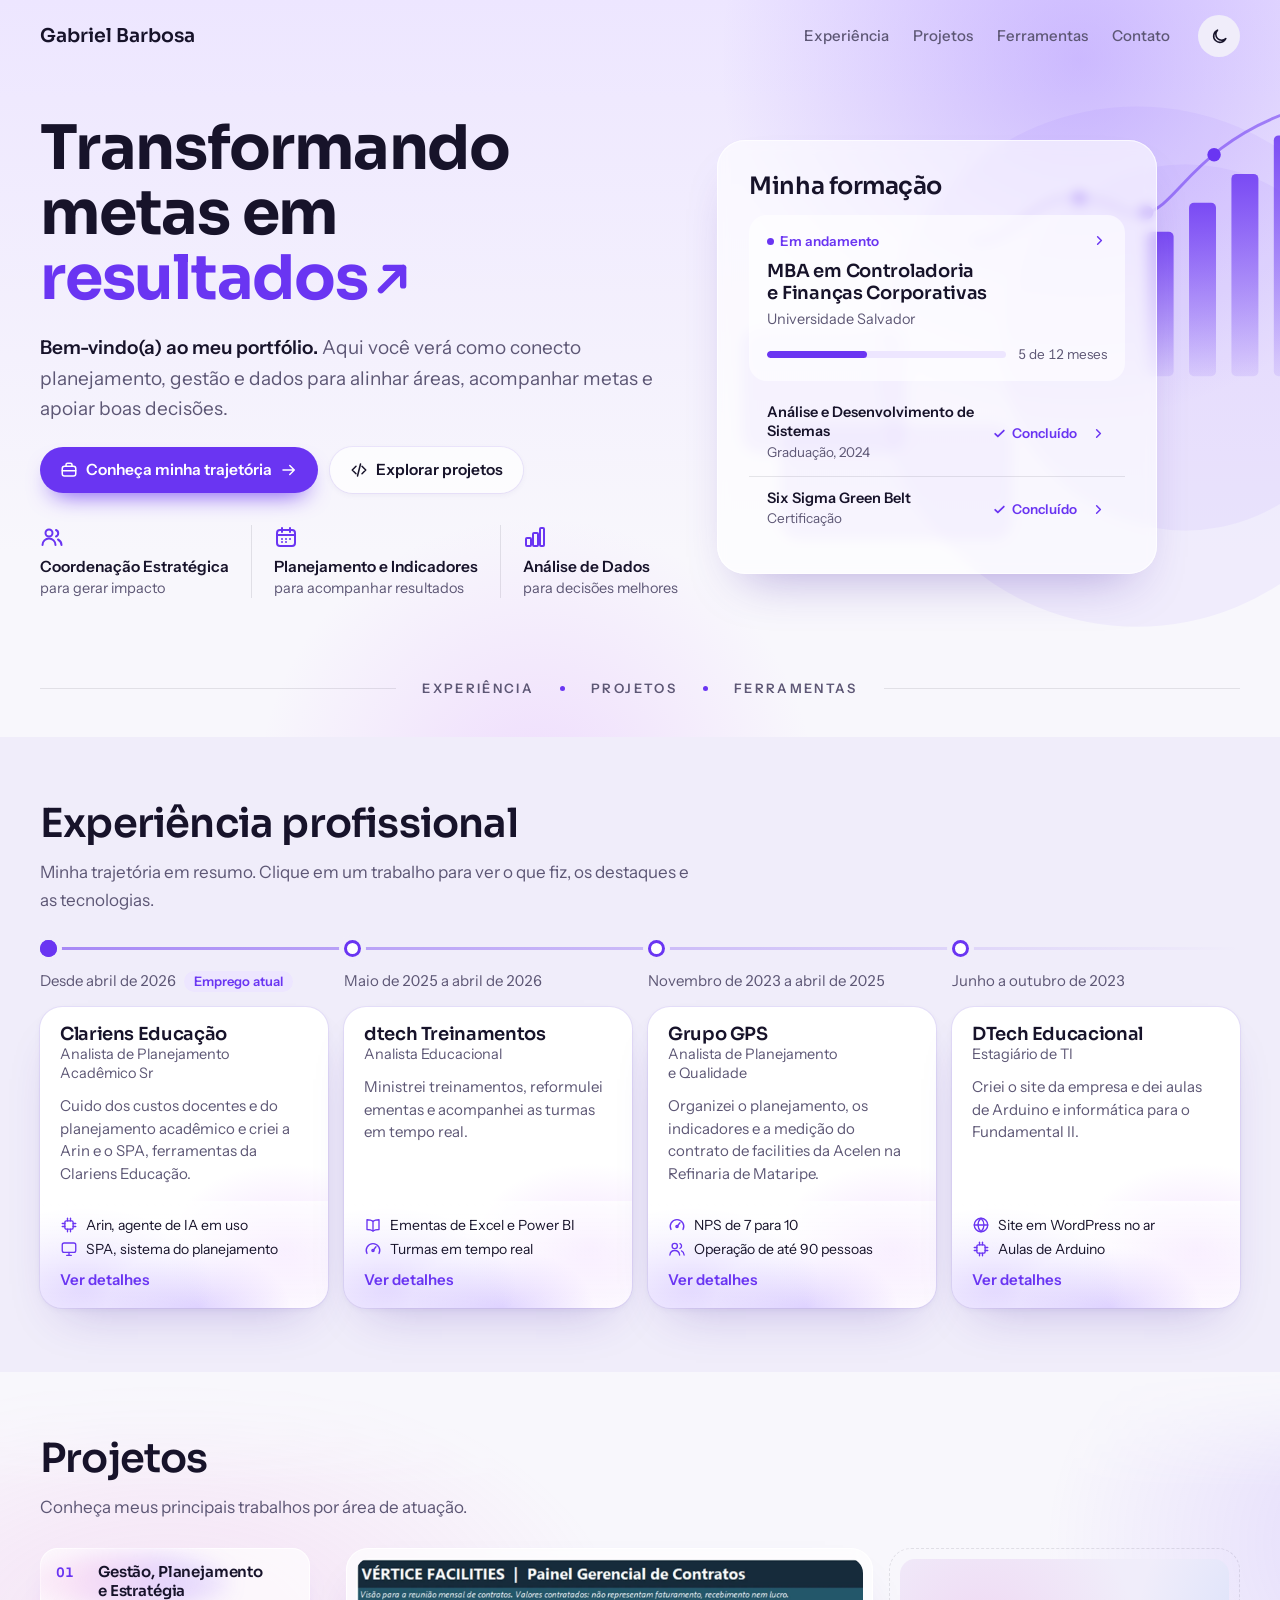
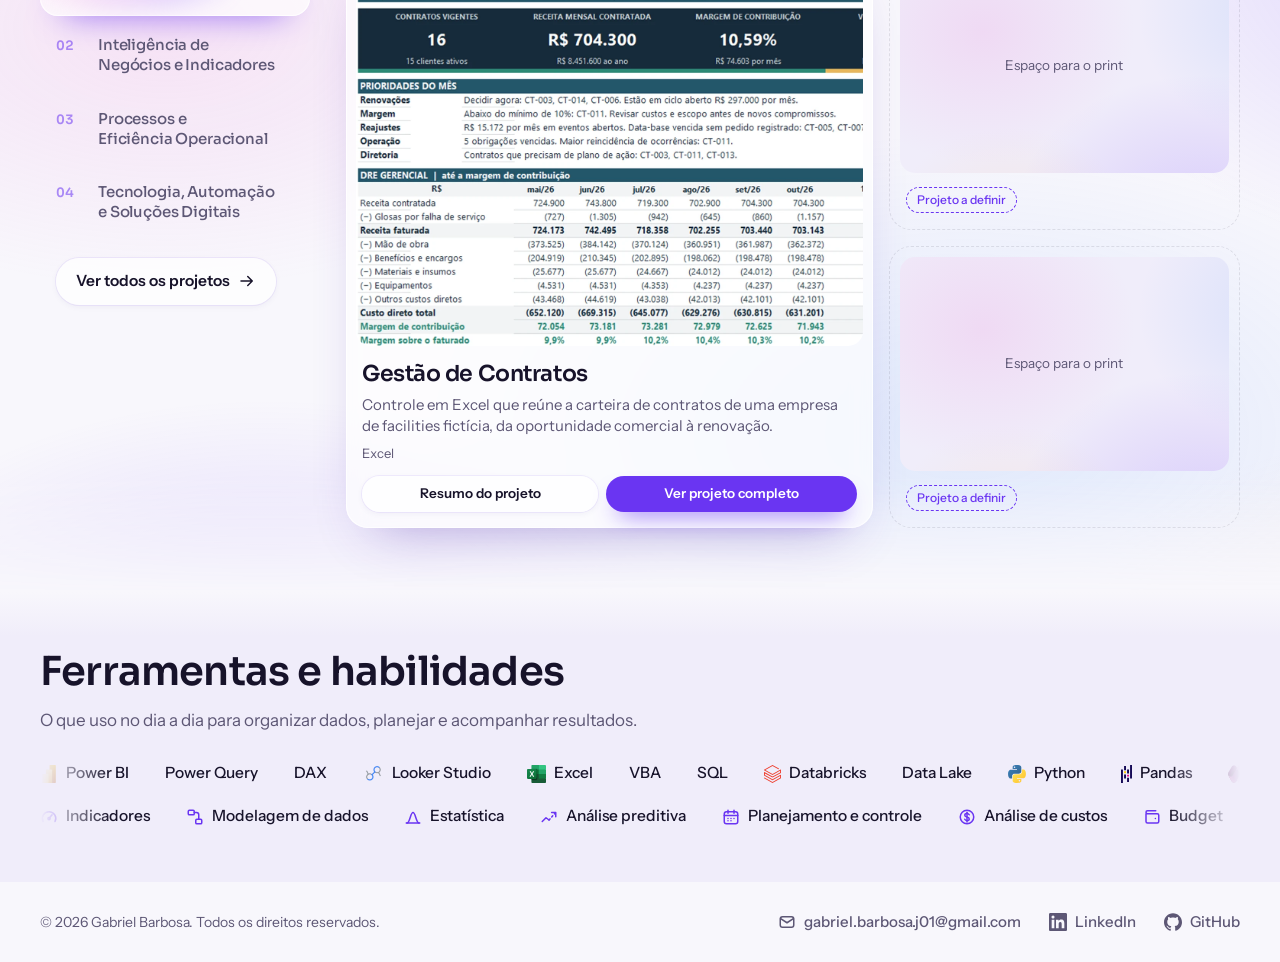
<file: docs/index.html>
<!DOCTYPE html>
<html lang="pt-BR">
<head>
<meta charset="utf-8">
<meta name="viewport" content="width=device-width, initial-scale=1">
<title>Gabriel Barbosa | Dados, Planejamento e Gestão</title>
<meta name="description" content="Portfólio de Gabriel Barbosa. Dados, planejamento e gestão para transformar metas em resultados.">
<meta name="theme-color" content="#6A35F2">
<link rel="icon" href="assets/img/favicon.svg" type="image/svg+xml">
<script>
  // Aplica o tema antes da pintura para não piscar. O hash #escuro ou #claro força um tema.
  (function () {
    var salvo = null;
    try { salvo = localStorage.getItem("tema"); } catch (e) {}
    var hash = location.hash.slice(1);
    var escuro = hash === "escuro" || (hash !== "claro" && (salvo ? salvo === "escuro" : matchMedia("(prefers-color-scheme: dark)").matches));
    document.documentElement.dataset.theme = escuro ? "dark" : "light";
  })();
</script>
<link rel="preconnect" href="https://fonts.googleapis.com">
<link rel="preconnect" href="https://fonts.gstatic.com" crossorigin>
<link href="https://fonts.googleapis.com/css2?family=Instrument+Sans:wght@400;500;600&family=Sora:wght@500;600;700&display=swap" rel="stylesheet">
<link rel="stylesheet" href="assets/css/estilo.css">
</head>
<body>
<svg width="0" height="0" style="position:absolute" aria-hidden="true">
  <defs>
    <symbol id="i-pasta" viewBox="0 0 24 24"><g fill="none" stroke="currentColor" stroke-width="2" stroke-linecap="round" stroke-linejoin="round"><rect x="3" y="7" width="18" height="13" rx="3"/><path d="M8 7V5a2 2 0 0 1 2-2h4a2 2 0 0 1 2 2v2M3 13h18"/></g></symbol>
    <symbol id="i-capelo" viewBox="0 0 24 24"><g fill="none" stroke="currentColor" stroke-width="2" stroke-linecap="round" stroke-linejoin="round"><path d="M2 9l10-5 10 5-10 5z"/><path d="M6 11v5c2 2 10 2 12 0v-5"/></g></symbol>
    <symbol id="i-grade" viewBox="0 0 24 24"><g fill="none" stroke="currentColor" stroke-width="2" stroke-linecap="round" stroke-linejoin="round"><rect x="3" y="3" width="8" height="8" rx="2"/><rect x="13" y="3" width="8" height="8" rx="2"/><rect x="3" y="13" width="8" height="8" rx="2"/><rect x="13" y="13" width="8" height="8" rx="2"/></g></symbol>
    <symbol id="i-fluxo" viewBox="0 0 24 24"><g fill="none" stroke="currentColor" stroke-width="2" stroke-linecap="round" stroke-linejoin="round"><circle cx="5" cy="6" r="2.5"/><circle cx="19" cy="18" r="2.5"/><path d="M7.5 6H14a3 3 0 0 1 3 3v6.5M5 8.500V15a3 3 0 0 0 3 3h8.500"/></g></symbol>
    <symbol id="i-link" viewBox="0 0 24 24"><g fill="none" stroke="currentColor" stroke-width="2" stroke-linecap="round" stroke-linejoin="round"><path d="M10 14a4 4 0 0 0 6 0l3-3a4 4 0 0 0-6-6l-1 1"/><path d="M14 10a4 4 0 0 0-6 0l-3 3a4 4 0 0 0 6 6l1-1"/></g></symbol>
    <symbol id="i-relogio" viewBox="0 0 24 24"><g fill="none" stroke="currentColor" stroke-width="2" stroke-linecap="round" stroke-linejoin="round"><circle cx="12" cy="12" r="9"/><path d="M12 7v5l3 2"/></g></symbol>
    <symbol id="i-chave" viewBox="0 0 24 24"><g fill="none" stroke="currentColor" stroke-width="2" stroke-linecap="round" stroke-linejoin="round"><path d="M14.500 6.500a4 4 0 0 0-5.300 5.300L3 18l3 3 6.200-6.200a4 4 0 0 0 5.300-5.300L15 12l-3-3z"/></g></symbol>
    <symbol id="i-selo" viewBox="0 0 24 24"><g fill="none" stroke="currentColor" stroke-width="2" stroke-linecap="round" stroke-linejoin="round"><circle cx="12" cy="9" r="6"/><path d="M8.500 14L7 22l5-3 5 3-1.500-8"/></g></symbol>
    <symbol id="i-tendencia" viewBox="0 0 24 24"><g fill="none" stroke="currentColor" stroke-width="2" stroke-linecap="round" stroke-linejoin="round"><path d="M3 17l6-6 4 4 8-8"/><path d="M15 7h6v6"/></g></symbol>
    <symbol id="i-calendario" viewBox="0 0 24 24"><g fill="none" stroke="currentColor" stroke-width="2" stroke-linecap="round" stroke-linejoin="round"><rect x="3" y="5" width="18" height="16" rx="3"/><path d="M3 10h18M8 3v4M16 3v4M8 14h.01M12 14h.01M16 14h.01M8 17h.01M12 17h.01"/></g></symbol>
    <symbol id="i-codigo" viewBox="0 0 24 24"><g fill="none" stroke="currentColor" stroke-width="2" stroke-linecap="round" stroke-linejoin="round"><path d="M8 7l-5 5 5 5M16 7l5 5-5 5M14 4l-4 16"/></g></symbol>
    <symbol id="i-seta" viewBox="0 0 24 24"><g fill="none" stroke="currentColor" stroke-width="2" stroke-linecap="round" stroke-linejoin="round"><path d="M4 12h15M13 6l6 6-6 6"/></g></symbol>
    <symbol id="i-barras" viewBox="0 0 24 24"><g fill="none" stroke="currentColor" stroke-width="2" stroke-linecap="round" stroke-linejoin="round"><rect x="3" y="13" width="5" height="8" rx="1"/><rect x="10" y="8" width="5" height="13" rx="1"/><rect x="17" y="3" width="4" height="18" rx="1"/></g></symbol>
    <symbol id="i-engrenagem" viewBox="0 0 24 24"><g fill="none" stroke="currentColor" stroke-width="2" stroke-linecap="round" stroke-linejoin="round"><circle cx="12" cy="12" r="3"/><path d="M12 2v3M12 19v3M2 12h3M19 12h3M4.900 4.900l2.100 2.100M17 17l2.100 2.100M4.900 19.100L7 17M17 7l2.100-2.100"/></g></symbol>
    <symbol id="i-pessoas" viewBox="0 0 24 24"><g fill="none" stroke="currentColor" stroke-width="2" stroke-linecap="round" stroke-linejoin="round"><circle cx="9" cy="8" r="3.500"/><path d="M2.500 20a6.500 6.500 0 0 1 13 0M16 5a3.500 3.500 0 0 1 0 6.500M18 14.500a6.500 6.500 0 0 1 3.500 5.500"/></g></symbol>
  </defs>
    <symbol id="i-medidor" viewBox="0 0 24 24"><g fill="none" stroke="currentColor" stroke-width="2" stroke-linecap="round" stroke-linejoin="round"><path d="M4 18a9 9 0 1 1 16 0"/><path d="M12 14l4-5"/><circle cx="12" cy="14" r="1.500"/></g></symbol>
    <symbol id="i-modelo" viewBox="0 0 24 24"><g fill="none" stroke="currentColor" stroke-width="2" stroke-linecap="round" stroke-linejoin="round"><rect x="3" y="3" width="8" height="6" rx="1.500"/><rect x="13" y="15" width="8" height="6" rx="1.500"/><path d="M11 6h3a3 3 0 0 1 3 3v6"/></g></symbol>
    <symbol id="i-estatistica" viewBox="0 0 24 24"><g fill="none" stroke="currentColor" stroke-width="2" stroke-linecap="round" stroke-linejoin="round"><path d="M3 20h18"/><path d="M4 20c4 0 4.500-14 8-14s4 14 8 14"/></g></symbol>
    <symbol id="i-preditiva" viewBox="0 0 24 24"><g fill="none" stroke="currentColor" stroke-width="2" stroke-linecap="round" stroke-linejoin="round"><path d="M3 18l5-5 4 3"/><path d="M12 16l8-9" stroke-dasharray="2 3.500"/><path d="M15.500 6H21v5.500"/></g></symbol>
    <symbol id="i-custos" viewBox="0 0 24 24"><g fill="none" stroke="currentColor" stroke-width="2" stroke-linecap="round" stroke-linejoin="round"><circle cx="12" cy="12" r="9"/><path d="M15 9c-.6-1.200-1.700-1.800-3-1.800-1.700 0-3 .9-3 2.300 0 3.200 6 1.700 6 5 0 1.400-1.300 2.300-3 2.300-1.300 0-2.400-.6-3-1.800"/><path d="M12 5.500v13"/></g></symbol>
    <symbol id="i-budget" viewBox="0 0 24 24"><g fill="none" stroke="currentColor" stroke-width="2" stroke-linecap="round" stroke-linejoin="round"><path d="M4 7.500V18a2 2 0 0 0 2 2h13a2 2 0 0 0 2-2V9.500a2 2 0 0 0-2-2H6a2 2 0 0 1 0-4h11"/><path d="M16.500 14h.01"/></g></symbol>
    <symbol id="i-documento" viewBox="0 0 24 24"><g fill="none" stroke="currentColor" stroke-width="2" stroke-linecap="round" stroke-linejoin="round"><path d="M6 3h8l5 5v13H6z"/><path d="M14 3v5h5"/><path d="M9 13h6"/><path d="M9 17h6"/></g></symbol>
    <symbol id="i-risco" viewBox="0 0 24 24"><g fill="none" stroke="currentColor" stroke-width="2" stroke-linecap="round" stroke-linejoin="round"><path d="M12 3.500L22 20H2z"/><path d="M12 10v4.500"/><path d="M12 17.500h.01"/></g></symbol>
    <symbol id="i-ciclo" viewBox="0 0 24 24"><g fill="none" stroke="currentColor" stroke-width="2" stroke-linecap="round" stroke-linejoin="round"><path d="M20 11a8 8 0 0 0-14-4.500L4 9"/><path d="M4 4v5h5"/><path d="M4 13a8 8 0 0 0 14 4.500l2-2.500"/><path d="M20 20v-5h-5"/></g></symbol>
    <symbol id="i-chip" viewBox="0 0 24 24"><g fill="none" stroke="currentColor" stroke-width="2" stroke-linecap="round" stroke-linejoin="round"><rect x="6.500" y="6.500" width="11" height="11" rx="2"/><path d="M10 3v3.500"/><path d="M14 3v3.500"/><path d="M10 17.500V21"/><path d="M14 17.500V21"/><path d="M3 10h3.500"/><path d="M3 14h3.500"/><path d="M17.500 10H21"/><path d="M17.500 14H21"/></g></symbol>
</svg>

<header class="barra">
  <div class="miolo">
    <a class="marca" href="#inicio">
      Gabriel Barbosa
    </a>
    <nav aria-label="Seções">
      <a href="#experiencia">Experiência</a>
      <a href="#projetos">Projetos</a>
      <a href="#ferramentas">Ferramentas</a>
      <a href="#contato">Contato</a>
    </nav>
    <button class="tema" id="tema" type="button" aria-label="Alternar entre modo claro e escuro">
      <svg class="sol" viewBox="0 0 24 24" fill="none" stroke="currentColor" stroke-width="2" stroke-linecap="round" aria-hidden="true"><circle cx="12" cy="12" r="4"/><path d="M12 2v2M12 20v2M4.9 4.9l1.4 1.4M17.7 17.7l1.4 1.4M2 12h2M20 12h2M4.9 19.1l1.4-1.4M17.7 6.3l1.4-1.4"/></svg>
      <svg class="lua" viewBox="0 0 24 24" fill="none" stroke="currentColor" stroke-width="2" stroke-linecap="round" stroke-linejoin="round" aria-hidden="true"><path d="M20 14.5A8 8 0 1 1 9.5 4a6.5 6.5 0 0 0 10.5 10.5z"/></svg>
    </button>
  </div>
</header>

<main id="inicio">
  <section class="hero">
    <div class="miolo">
      <div class="hero-texto">
        <h1>Transformando metas em <span class="junto"><em>resultados<svg class="ic-seta" viewBox="0 0 24 24" fill="none" stroke="currentColor" stroke-width="4" stroke-linecap="round" stroke-linejoin="round" aria-hidden="true"><path d="M5 19L19 5M8 5h11v11"/></svg></em></span></h1>
        <p><strong class="boas-vindas"><span style="animation-delay:0ms">Bem-vindo(a)</span> <span style="animation-delay:140ms">ao</span> <span style="animation-delay:280ms">meu</span> <span style="animation-delay:420ms">portfólio</span>.</strong> Aqui você verá como conecto planejamento, gestão e dados para alinhar áreas, acompanhar metas e apoiar boas decisões.</p>
        <div class="botoes">
          <a class="botao cheio" href="#experiencia"><svg class="ic" aria-hidden="true"><use href="#i-pasta"/></svg>Conheça minha trajetória<svg class="ic" aria-hidden="true"><use href="#i-seta"/></svg></a>
          <a class="botao vazio" href="#projetos"><svg class="ic" aria-hidden="true"><use href="#i-codigo"/></svg>Explorar projetos</a>
        </div>
        <div class="pilares">
          <div class="pilar"><svg class="ic" aria-hidden="true"><use href="#i-pessoas"/></svg><strong>Coordenação Estratégica</strong><span>para gerar impacto</span></div>
          <div class="pilar"><svg class="ic" aria-hidden="true"><use href="#i-calendario"/></svg><strong>Planejamento e Indicadores</strong><span>para acompanhar resultados</span></div>
          <div class="pilar"><svg class="ic" aria-hidden="true"><use href="#i-barras"/></svg><strong>Análise de Dados</strong><span>para decisões melhores</span></div>
        </div>
      </div>
      <div class="cena">
        <svg class="cena-arte" viewBox="0 0 640 560" aria-hidden="true">
          <defs><linearGradient id="grad-barra" x1="0" y1="0" x2="0" y2="1"><stop class="pare-forte" offset="0"/><stop class="pare-fraco" offset="1"/></linearGradient></defs>
          <circle class="arco" cx="420" cy="290" r="270"/>
          <circle class="arco" cx="470" cy="270" r="190"/>
          <rect class="flutuante" x="10" y="250" width="170" height="130" rx="20"/>
          <rect class="flutuante" x="50" y="350" width="240" height="120" rx="20"/>
          <rect class="barra-arte" style="animation-delay:0ms, 1500ms" x="430" y="150" width="28" height="150" rx="5" fill="url(#grad-barra)"/>
          <rect class="barra-arte" style="animation-delay:120ms, 1500ms" x="474" y="120" width="28" height="180" rx="5" fill="url(#grad-barra)"/>
          <rect class="barra-arte" style="animation-delay:240ms, 1500ms" x="518" y="90" width="28" height="210" rx="5" fill="url(#grad-barra)"/>
          <rect class="barra-arte" style="animation-delay:360ms, 1500ms" x="562" y="50" width="28" height="250" rx="5" fill="url(#grad-barra)"/>
          <path class="curva" pathLength="1" d="M250 160c40 5 60-50 110-45s40 20 70 15 50-70 150-105"/>
          <circle class="ponto" style="animation-delay:900ms" cx="360" cy="115" r="7"/><circle class="ponto" style="animation-delay:1100ms" cx="430" cy="130" r="7"/><circle class="ponto" style="animation-delay:1300ms" cx="500" cy="70" r="7"/><circle class="halo" cx="580" cy="25" r="6"/><circle class="ponto" style="animation-delay:1500ms" cx="580" cy="25" r="5"/>
        </svg>
        <aside class="atuacao">
          <h2>Minha formação</h2>
          <div class="destaque-curso">
            <span class="status-vivo"><i></i>Em andamento</span><svg class="ic-mais" viewBox="0 0 24 24" fill="none" stroke="currentColor" stroke-width="2.4" stroke-linecap="round" stroke-linejoin="round" aria-hidden="true"><path d="M9 6l6 6-6 6"/></svg><button class="abrir-formacao" type="button" data-indice="0" aria-label="Ver detalhes de MBA em Controladoria e Finanças Corporativas"></button>
            <strong>MBA em Controladoria e Finanças Corporativas</strong>
            <span class="escola-curso">Universidade Salvador</span>
            <div class="progresso-curso" data-inicio="2026-07" data-fim="2027-07">
              <div class="trilho-curso" role="img" aria-label="Progresso do curso"><i></i></div>
              <span id="meses-curso"></span>
            </div>
          </div>
          <div class="outros-cursos">
            <div class="curso-menor"><div><strong>Análise e Desenvolvimento de Sistemas</strong><span>Graduação, 2024</span></div><span class="status-feito"><svg viewBox="0 0 24 24" fill="none" stroke="currentColor" stroke-width="3.2" stroke-linecap="round" stroke-linejoin="round" aria-hidden="true"><path d="M4 12.500l5 5L20 6.500"/></svg>Concluído</span><svg class="ic-mais" viewBox="0 0 24 24" fill="none" stroke="currentColor" stroke-width="2.4" stroke-linecap="round" stroke-linejoin="round" aria-hidden="true"><path d="M9 6l6 6-6 6"/></svg><button class="abrir-formacao" type="button" data-indice="1" aria-label="Ver detalhes de Análise e Desenvolvimento de Sistemas"></button></div>
            <div class="curso-menor"><div><strong>Six Sigma Green Belt</strong><span>Certificação</span></div><span class="status-feito"><svg viewBox="0 0 24 24" fill="none" stroke="currentColor" stroke-width="3.2" stroke-linecap="round" stroke-linejoin="round" aria-hidden="true"><path d="M4 12.500l5 5L20 6.500"/></svg>Concluído</span><svg class="ic-mais" viewBox="0 0 24 24" fill="none" stroke="currentColor" stroke-width="2.4" stroke-linecap="round" stroke-linejoin="round" aria-hidden="true"><path d="M9 6l6 6-6 6"/></svg><button class="abrir-formacao" type="button" data-indice="2" aria-label="Ver detalhes de Six Sigma Green Belt"></button></div>
          </div>
        </aside>
      </div>
      <nav class="trilha" aria-label="Atalhos da página">
        <a href="#experiencia">Experiência</a><i></i><a href="#projetos">Projetos</a><i></i><a href="#ferramentas">Ferramentas</a>
</nav>
    </div>
  </section>

  <section id="experiencia">
    <div class="miolo">
      <div class="intro">
        <h2>Experiência profissional</h2>
        <p>Minha trajetória em resumo. Clique em um trabalho para ver o que fiz, os destaques e as tecnologias.</p>
      </div>
      <ol class="linha-tempo">
        <li class="ponto-tempo atual">
          <div class="periodo-tempo"><span>Desde abril de 2026</span><span class="agora">Emprego atual</span></div>
          <div class="resumo">
            <div class="resumo-topo"><div><h3>Clariens Educação</h3><span class="cargo-resumo">Analista de Planejamento Acadêmico Sr</span></div></div>
            <p>Cuido dos custos docentes e do planejamento acadêmico e criei a Arin e o SPA, ferramentas da Clariens Educação.</p>
            <div class="resumo-rodape"><ul><li><svg viewBox="0 0 24 24" fill="none" stroke="currentColor" stroke-width="1.8" stroke-linecap="round" stroke-linejoin="round" aria-hidden="true"><rect x="6.500" y="6.500" width="11" height="11" rx="2"/><path d="M10 3v3.500"/><path d="M14 3v3.500"/><path d="M10 17.500V21"/><path d="M14 17.500V21"/><path d="M3 10h3.500"/><path d="M3 14h3.500"/><path d="M17.500 10H21"/><path d="M17.500 14H21"/></svg><span>Arin, agente de IA em uso</span></li><li><svg viewBox="0 0 24 24" fill="none" stroke="currentColor" stroke-width="1.8" stroke-linecap="round" stroke-linejoin="round" aria-hidden="true"><rect x="3" y="4" width="18" height="12.500" rx="2.500"/><path d="M9 20.500h6"/><path d="M12 16.500v4"/></svg><span>SPA, sistema do planejamento</span></li></ul>
              <button class="abrir-emprego" type="button" data-indice="0">Ver detalhes</button>
            </div>
          </div>
        </li>
        <li class="ponto-tempo">
          <div class="periodo-tempo"><span>Maio de 2025 a abril de 2026</span></div>
          <div class="resumo">
            <div class="resumo-topo"><div><h3>dtech Treinamentos</h3><span class="cargo-resumo">Analista Educacional</span></div></div>
            <p>Ministrei treinamentos, reformulei ementas e acompanhei as turmas em tempo real.</p>
            <div class="resumo-rodape"><ul><li><svg viewBox="0 0 24 24" fill="none" stroke="currentColor" stroke-width="1.8" stroke-linecap="round" stroke-linejoin="round" aria-hidden="true"><path d="M12 7v13"/><path d="M12 7c-2-1.500-4.500-2-8-2v13c3.500 0 6 .5 8 2 2-1.500 4.500-2 8-2V5c-3.500 0-6 .5-8 2z"/></svg><span>Ementas de Excel e Power BI</span></li><li><svg viewBox="0 0 24 24" fill="none" stroke="currentColor" stroke-width="1.8" stroke-linecap="round" stroke-linejoin="round" aria-hidden="true"><path d="M4 18a9 9 0 1 1 16 0"/><path d="M12 14l4-5"/><circle cx="12" cy="14" r="1.500"/></svg><span>Turmas em tempo real</span></li></ul>
              <button class="abrir-emprego" type="button" data-indice="1">Ver detalhes</button>
            </div>
          </div>
        </li>
        <li class="ponto-tempo">
          <div class="periodo-tempo"><span>Novembro de 2023 a abril de 2025</span></div>
          <div class="resumo">
            <div class="resumo-topo"><div><h3>Grupo GPS</h3><span class="cargo-resumo">Analista de Planejamento e Qualidade</span></div></div>
            <p>Organizei o planejamento, os indicadores e a medição do contrato de facilities da Acelen na Refinaria de Mataripe.</p>
            <div class="resumo-rodape"><ul><li><svg viewBox="0 0 24 24" fill="none" stroke="currentColor" stroke-width="1.8" stroke-linecap="round" stroke-linejoin="round" aria-hidden="true"><path d="M4 18a9 9 0 1 1 16 0"/><path d="M12 14l4-5"/><circle cx="12" cy="14" r="1.500"/></svg><span>NPS de 7 para 10</span></li><li><svg viewBox="0 0 24 24" fill="none" stroke="currentColor" stroke-width="1.8" stroke-linecap="round" stroke-linejoin="round" aria-hidden="true"><circle cx="9" cy="8" r="3.500"/><path d="M2.500 20c.5-3.700 3-6 6.500-6s6 2.300 6.500 6"/><path d="M16 4.800a3.500 3.500 0 0 1 0 6.400"/><path d="M18 14.500c2 .8 3.200 2.800 3.500 5.500"/></svg><span>Operação de até 90 pessoas</span></li></ul>
              <button class="abrir-emprego" type="button" data-indice="2">Ver detalhes</button>
            </div>
          </div>
        </li>
        <li class="ponto-tempo">
          <div class="periodo-tempo"><span>Junho a outubro de 2023</span></div>
          <div class="resumo">
            <div class="resumo-topo"><div><h3>DTech Educacional</h3><span class="cargo-resumo">Estagiário de TI</span></div></div>
            <p>Criei o site da empresa e dei aulas de Arduino e informática para o Fundamental II.</p>
            <div class="resumo-rodape"><ul><li><svg viewBox="0 0 24 24" fill="none" stroke="currentColor" stroke-width="1.8" stroke-linecap="round" stroke-linejoin="round" aria-hidden="true"><circle cx="12" cy="12" r="9"/><path d="M3 12h18"/><path d="M12 3c2.800 2.700 4 5.700 4 9s-1.200 6.300-4 9c-2.800-2.700-4-5.700-4-9s1.200-6.300 4-9z"/></svg><span>Site em WordPress no ar</span></li><li><svg viewBox="0 0 24 24" fill="none" stroke="currentColor" stroke-width="1.8" stroke-linecap="round" stroke-linejoin="round" aria-hidden="true"><rect x="6.500" y="6.500" width="11" height="11" rx="2"/><path d="M10 3v3.500"/><path d="M14 3v3.500"/><path d="M10 17.500V21"/><path d="M14 17.500V21"/><path d="M3 10h3.500"/><path d="M3 14h3.500"/><path d="M17.500 10H21"/><path d="M17.500 14H21"/></svg><span>Aulas de Arduino</span></li></ul>
              <button class="abrir-emprego" type="button" data-indice="3">Ver detalhes</button>
            </div>
          </div>
        </li>
      </ol>
    </div>
  </section>

  <section id="projetos">
    <div class="miolo">
      <div class="intro">
        <h2>Projetos</h2>
        <p>Conheça meus principais trabalhos por área de atuação.</p>
      </div>
      <div class="vitrine" id="vitrine"></div>
    </div>
  </section>

  <section id="ferramentas">
    <div class="miolo">
      <div class="intro">
        <h2>Ferramentas e habilidades</h2>
        <p>O que uso no dia a dia para organizar dados, planejar e acompanhar resultados.</p>
      </div>
      <div class="esteiras">
        <div class="esteira">
          <div class="esteira-trilho">
            <ul class="esteira-lista" aria-label="Ferramentas">
              <li><img src="assets/img/ferramentas/power-bi.svg" alt="">Power BI</li>
              <li>Power Query</li>
              <li>DAX</li>
              <li><img src="assets/img/ferramentas/looker-studio.png" alt="">Looker Studio</li>
              <li><img src="assets/img/ferramentas/excel.svg" alt="">Excel</li>
              <li>VBA</li>
              <li>SQL</li>
              <li><img src="assets/img/ferramentas/databricks.svg" alt="">Databricks</li>
              <li>Data Lake</li>
              <li><img src="assets/img/ferramentas/python.svg" alt="">Python</li>
              <li><img class="logo-claro" src="assets/img/ferramentas/pandas.svg" alt=""><img class="logo-escuro" src="assets/img/ferramentas/pandas-escuro.svg" alt="">Pandas</li>
              <li><img src="assets/img/ferramentas/power-apps.svg" alt="">Power Apps</li>
              <li><img src="assets/img/ferramentas/power-automate.svg" alt="">Power Automate</li>
              <li><img src="assets/img/ferramentas/n8n.svg" alt="">n8n</li>
              <li><img src="assets/img/ferramentas/sharepoint.svg" alt="">SharePoint Lists</li>
              <li><img src="assets/img/ferramentas/ms-project.svg" alt="">MS Project</li>
              <li><img src="assets/img/ferramentas/git.svg" alt="">Git</li>
              <li><img src="assets/img/ferramentas/azure-devops.svg" alt="">Azure DevOps</li>
              <li><img src="assets/img/ferramentas/claude-code.svg" alt="">Claude Code</li>
              <li><img class="logo-claro" src="assets/img/ferramentas/codex.svg" alt=""><img class="logo-escuro" src="assets/img/ferramentas/codex-escuro.svg" alt="">Codex</li>
            </ul>
          </div>
        </div>
        <div class="esteira contraria">
          <div class="esteira-trilho">
            <ul class="esteira-lista" aria-label="Habilidades">
              <li><svg class="ic" aria-hidden="true"><use href="#i-medidor"/></svg>Indicadores</li>
              <li><svg class="ic" aria-hidden="true"><use href="#i-modelo"/></svg>Modelagem de dados</li>
              <li><svg class="ic" aria-hidden="true"><use href="#i-estatistica"/></svg>Estatística</li>
              <li><svg class="ic" aria-hidden="true"><use href="#i-preditiva"/></svg>Análise preditiva</li>
              <li><svg class="ic" aria-hidden="true"><use href="#i-calendario"/></svg>Planejamento e controle</li>
              <li><svg class="ic" aria-hidden="true"><use href="#i-custos"/></svg>Análise de custos</li>
              <li><svg class="ic" aria-hidden="true"><use href="#i-budget"/></svg>Budget</li>
              <li><svg class="ic" aria-hidden="true"><use href="#i-documento"/></svg>Gestão de contratos</li>
              <li><svg class="ic" aria-hidden="true"><use href="#i-risco"/></svg>Gestão de riscos</li>
              <li><svg class="ic" aria-hidden="true"><use href="#i-grade"/></svg>Padronização de processos</li>
              <li><svg class="ic" aria-hidden="true"><use href="#i-ciclo"/></svg>Melhoria contínua</li>
              <li><svg class="ic" aria-hidden="true"><use href="#i-engrenagem"/></svg>Automação de processos</li>
              <li><svg class="ic" aria-hidden="true"><use href="#i-fluxo"/></svg>Pipelines de dados</li>
              <li><svg class="ic" aria-hidden="true"><use href="#i-chip"/></svg>Agentes de IA</li>
            </ul>
          </div>
        </div>
      </div>
    </div>
  </section>

</main>

<footer></footer>

<dialog class="janela" id="janela-emprego" aria-labelledby="janela-titulo">
  <div class="janela-miolo">
    <button class="fechar-janela" id="fechar-emprego" type="button" aria-label="Fechar">
      <svg viewBox="0 0 24 24" fill="none" stroke="currentColor" stroke-width="2" stroke-linecap="round" aria-hidden="true"><path d="M6 6l12 12M18 6L6 18"/></svg>
    </button>
    <div id="conteudo-emprego"></div>
  </div>
  <nav class="troca-emprego" aria-label="Outros trabalhos">
    <button id="emprego-anterior" type="button" aria-label="Trabalho anterior"><svg viewBox="0 0 24 24" fill="none" stroke="currentColor" stroke-width="2" stroke-linecap="round" stroke-linejoin="round" aria-hidden="true"><path d="M15 6l-6 6 6 6"/></svg></button>
    <span id="posicao-emprego"></span>
    <button id="emprego-proximo" type="button" aria-label="Próximo trabalho"><svg viewBox="0 0 24 24" fill="none" stroke="currentColor" stroke-width="2" stroke-linecap="round" stroke-linejoin="round" aria-hidden="true"><path d="M9 6l6 6-6 6"/></svg></button>
  </nav>
</dialog>

<script src="assets/js/base.js"></script>
<script src="assets/js/dados/empregos.js"></script>
<script src="assets/js/dados/formacoes.js"></script>
<script src="assets/js/dados/projetos.js"></script>
<script src="assets/js/projeto-comum.js"></script>
<script src="assets/js/vitrine.js"></script>
<script src="assets/js/app.js"></script>
</body>
</html>
</file>
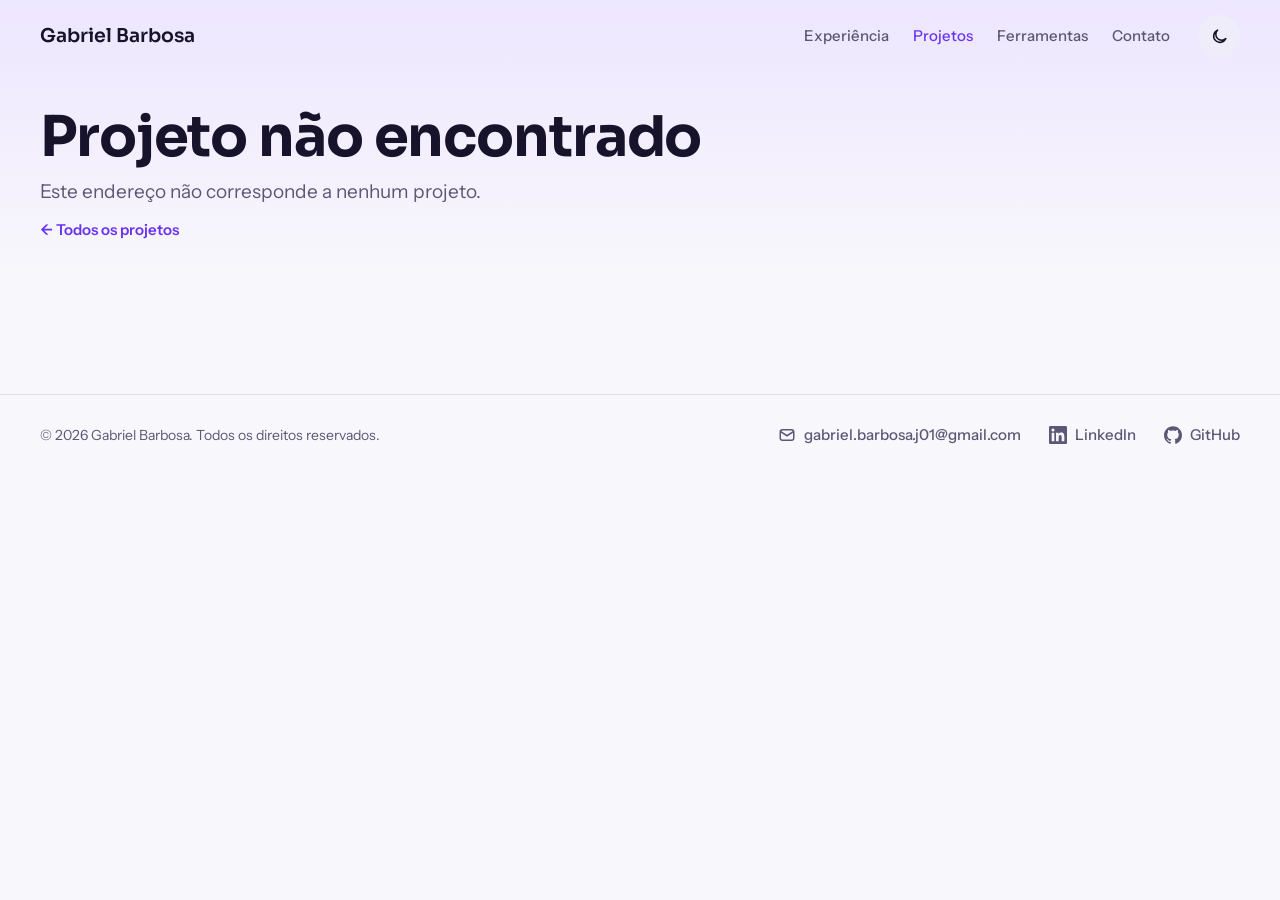
<file: docs/projeto.html>
<!DOCTYPE html>
<html lang="pt-BR">
<head>
<meta charset="utf-8">
<meta name="viewport" content="width=device-width, initial-scale=1">
<title>Projeto | Gabriel Barbosa</title>
<meta name="description" content="Detalhes de um projeto do portfólio de Gabriel Barbosa.">
<meta name="theme-color" content="#6A35F2">
<link rel="icon" href="assets/img/favicon.svg" type="image/svg+xml">
<script>
  // Aplica o tema antes da pintura para não piscar. O hash #escuro ou #claro força um tema.
  (function () {
    var salvo = null;
    try { salvo = localStorage.getItem("tema"); } catch (e) {}
    var hash = location.hash.slice(1);
    var escuro = hash === "escuro" || (hash !== "claro" && (salvo ? salvo === "escuro" : matchMedia("(prefers-color-scheme: dark)").matches));
    document.documentElement.dataset.theme = escuro ? "dark" : "light";
  })();
</script>
<link rel="preconnect" href="https://fonts.googleapis.com">
<link rel="preconnect" href="https://fonts.gstatic.com" crossorigin>
<link href="https://fonts.googleapis.com/css2?family=Instrument+Sans:wght@400;500;600&family=Sora:wght@500;600;700&display=swap" rel="stylesheet">
<link rel="stylesheet" href="assets/css/estilo.css">
</head>
<body>
<header class="barra">
  <div class="miolo">
    <a class="marca" href="index.html">
      Gabriel Barbosa
    </a>
    <nav aria-label="Seções">
      <a href="index.html#experiencia">Experiência</a>
      <a href="projetos.html" aria-current="page">Projetos</a>
      <a href="index.html#ferramentas">Ferramentas</a>
      <a href="#contato">Contato</a>
    </nav>
    <button class="tema" id="tema" type="button" aria-label="Alternar entre modo claro e escuro">
      <svg class="sol" viewBox="0 0 24 24" fill="none" stroke="currentColor" stroke-width="2" stroke-linecap="round" aria-hidden="true"><circle cx="12" cy="12" r="4"/><path d="M12 2v2M12 20v2M4.9 4.9l1.4 1.4M17.7 17.7l1.4 1.4M2 12h2M20 12h2M4.9 19.1l1.4-1.4M17.7 6.3l1.4-1.4"/></svg>
      <svg class="lua" viewBox="0 0 24 24" fill="none" stroke="currentColor" stroke-width="2" stroke-linecap="round" stroke-linejoin="round" aria-hidden="true"><path d="M20 14.5A8 8 0 1 1 9.5 4a6.5 6.5 0 0 0 10.5 10.5z"/></svg>
    </button>
  </div>
</header>

<main>
  <div class="topo-pagina">
    <div class="miolo" id="topo-projeto"></div>
  </div>
  <div class="miolo pagina-projeto" id="corpo-projeto"></div>
  <div class="miolo final-projeto" id="final-projeto"></div>
</main>

<footer></footer>

<script src="assets/js/base.js"></script>
<script src="assets/js/dados/projetos.js"></script>
<script src="assets/js/projeto-comum.js"></script>
<script src="assets/js/projeto.js"></script>
</body>
</html>
</file>
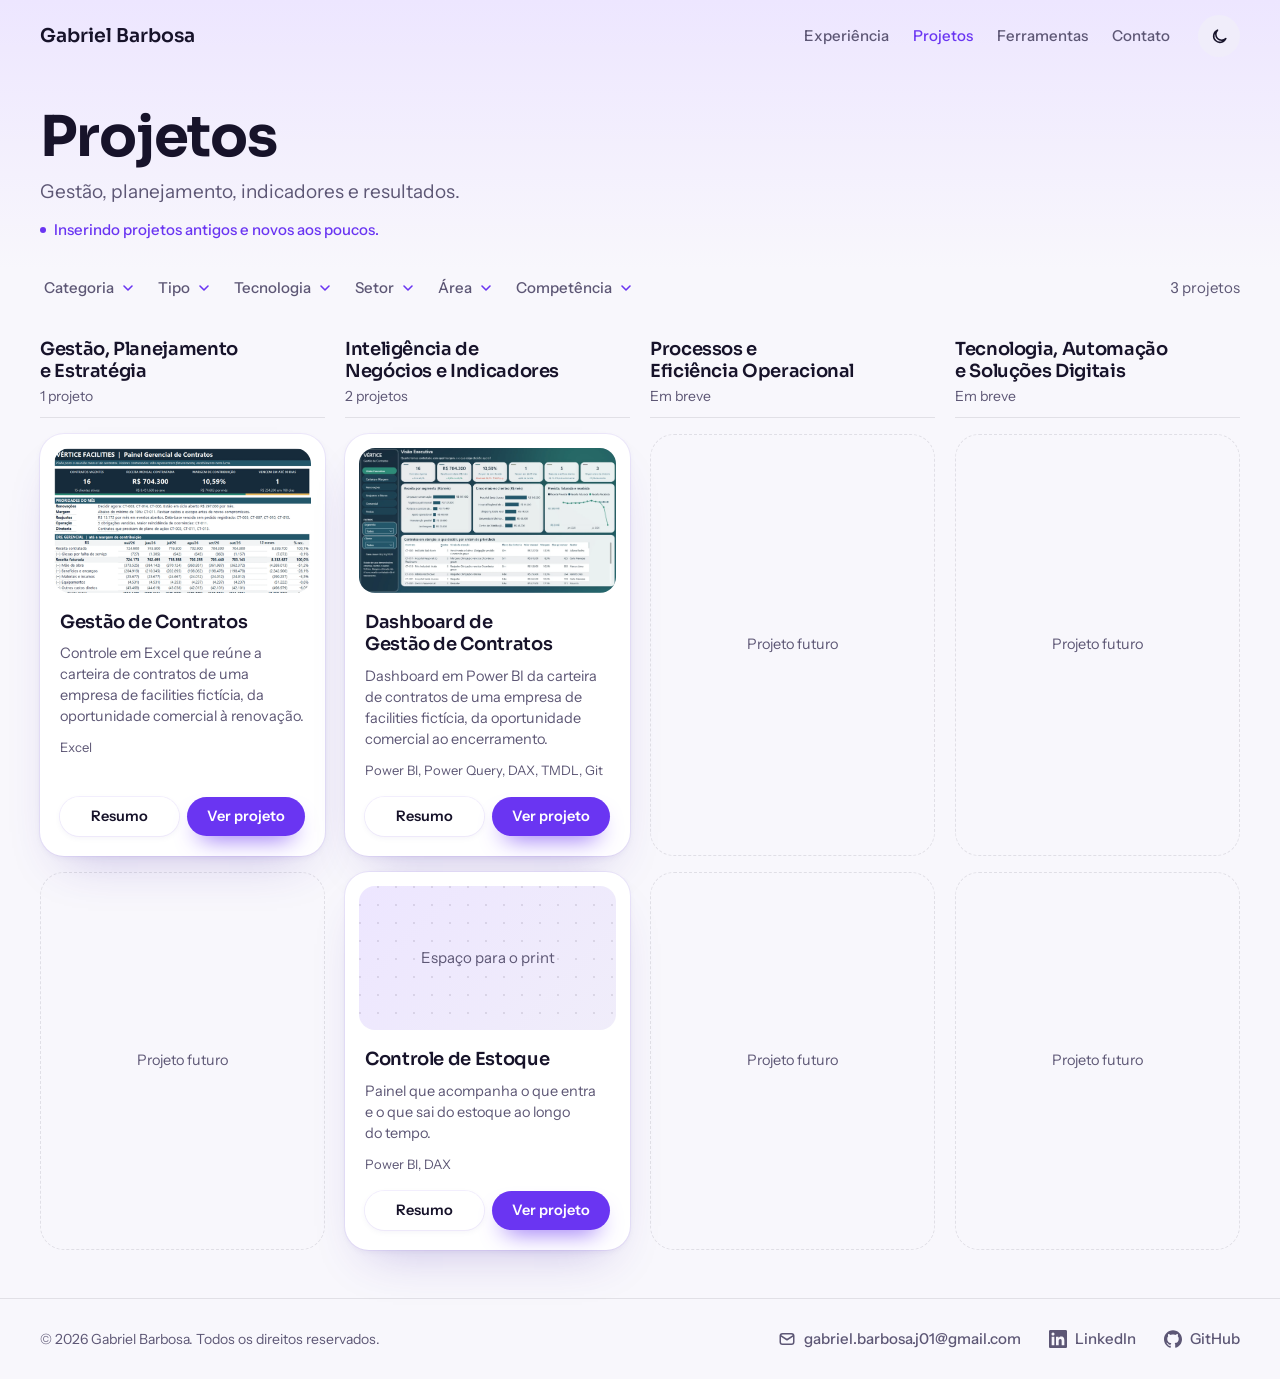
<file: docs/projetos.html>
<!DOCTYPE html>
<html lang="pt-BR">
<head>
<meta charset="utf-8">
<meta name="viewport" content="width=device-width, initial-scale=1">
<title>Projetos | Gabriel Barbosa</title>
<meta name="description" content="Projetos de Gabriel Barbosa em gestão, planejamento, indicadores e resultados.">
<meta name="theme-color" content="#6A35F2">
<link rel="icon" href="assets/img/favicon.svg" type="image/svg+xml">
<script>
  // Aplica o tema antes da pintura para não piscar. O hash #escuro ou #claro força um tema.
  (function () {
    var salvo = null;
    try { salvo = localStorage.getItem("tema"); } catch (e) {}
    var hash = location.hash.slice(1);
    var escuro = hash === "escuro" || (hash !== "claro" && (salvo ? salvo === "escuro" : matchMedia("(prefers-color-scheme: dark)").matches));
    document.documentElement.dataset.theme = escuro ? "dark" : "light";
  })();
</script>
<link rel="preconnect" href="https://fonts.googleapis.com">
<link rel="preconnect" href="https://fonts.gstatic.com" crossorigin>
<link href="https://fonts.googleapis.com/css2?family=Instrument+Sans:wght@400;500;600&family=Sora:wght@500;600;700&display=swap" rel="stylesheet">
<link rel="stylesheet" href="assets/css/estilo.css">
</head>
<body>
<header class="barra">
  <div class="miolo">
    <a class="marca" href="index.html">
      Gabriel Barbosa
    </a>
    <nav aria-label="Seções">
      <a href="index.html#experiencia">Experiência</a>
      <a href="projetos.html" aria-current="page">Projetos</a>
      <a href="index.html#ferramentas">Ferramentas</a>
      <a href="#contato">Contato</a>
    </nav>
    <button class="tema" id="tema" type="button" aria-label="Alternar entre modo claro e escuro">
      <svg class="sol" viewBox="0 0 24 24" fill="none" stroke="currentColor" stroke-width="2" stroke-linecap="round" aria-hidden="true"><circle cx="12" cy="12" r="4"/><path d="M12 2v2M12 20v2M4.9 4.9l1.4 1.4M17.7 17.7l1.4 1.4M2 12h2M20 12h2M4.9 19.1l1.4-1.4M17.7 6.3l1.4-1.4"/></svg>
      <svg class="lua" viewBox="0 0 24 24" fill="none" stroke="currentColor" stroke-width="2" stroke-linecap="round" stroke-linejoin="round" aria-hidden="true"><path d="M20 14.5A8 8 0 1 1 9.5 4a6.5 6.5 0 0 0 10.5 10.5z"/></svg>
    </button>
  </div>
</header>

<main>
  <div class="topo-pagina">
    <div class="miolo">
      <h1>Projetos</h1>
      <p>Gestão, planejamento, indicadores e resultados.</p>
      <p class="aviso-projetos">Inserindo projetos antigos e novos aos poucos.</p>
    </div>
  </div>

  <div class="miolo pagina-projetos">
    <div class="filtros">
      <div class="filtros-linha">
        <details class="menu-filtro" id="filtro-categoria" name="filtros">
          <summary>Categoria <span class="qtd-filtro"></span><svg viewBox="0 0 24 24" fill="none" stroke="currentColor" stroke-width="2.4" stroke-linecap="round" stroke-linejoin="round" aria-hidden="true"><path d="M6 9l6 6 6-6"/></svg></summary>
          <fieldset class="opcoes-filtro"></fieldset>
        </details>
        <details class="menu-filtro" id="filtro-tipo" name="filtros">
          <summary>Tipo <span class="qtd-filtro"></span><svg viewBox="0 0 24 24" fill="none" stroke="currentColor" stroke-width="2.4" stroke-linecap="round" stroke-linejoin="round" aria-hidden="true"><path d="M6 9l6 6 6-6"/></svg></summary>
          <fieldset class="opcoes-filtro"></fieldset>
        </details>
        <details class="menu-filtro" id="filtro-tecnologia" name="filtros">
          <summary>Tecnologia <span class="qtd-filtro"></span><svg viewBox="0 0 24 24" fill="none" stroke="currentColor" stroke-width="2.4" stroke-linecap="round" stroke-linejoin="round" aria-hidden="true"><path d="M6 9l6 6 6-6"/></svg></summary>
          <fieldset class="opcoes-filtro"></fieldset>
        </details>
        <details class="menu-filtro" id="filtro-setor" name="filtros">
          <summary>Setor <span class="qtd-filtro"></span><svg viewBox="0 0 24 24" fill="none" stroke="currentColor" stroke-width="2.4" stroke-linecap="round" stroke-linejoin="round" aria-hidden="true"><path d="M6 9l6 6 6-6"/></svg></summary>
          <fieldset class="opcoes-filtro"></fieldset>
        </details>
        <details class="menu-filtro" id="filtro-area" name="filtros">
          <summary>Área <span class="qtd-filtro"></span><svg viewBox="0 0 24 24" fill="none" stroke="currentColor" stroke-width="2.4" stroke-linecap="round" stroke-linejoin="round" aria-hidden="true"><path d="M6 9l6 6 6-6"/></svg></summary>
          <fieldset class="opcoes-filtro"></fieldset>
        </details>
        <details class="menu-filtro" id="filtro-competencia" name="filtros">
          <summary>Competência <span class="qtd-filtro"></span><svg viewBox="0 0 24 24" fill="none" stroke="currentColor" stroke-width="2.4" stroke-linecap="round" stroke-linejoin="round" aria-hidden="true"><path d="M6 9l6 6 6-6"/></svg></summary>
          <fieldset class="opcoes-filtro"></fieldset>
        </details>
        <button class="limpar-filtros" id="limpar-filtros" type="button" hidden>Limpar filtros</button>
        <span class="contagem" id="contagem" role="status"></span>
      </div>
    </div>
    <div class="grupos-projetos" id="grade-projetos"></div>
  </div>
</main>

<footer></footer>

<script src="assets/js/base.js"></script>
<script src="assets/js/dados/projetos.js"></script>
<script src="assets/js/projeto-comum.js"></script>
<script src="assets/js/projetos.js"></script>
</body>
</html>
</file>
<file: docs/assets/css/estilo.css>
/* Direção: roxo sólido e usado com economia, sobre preto ou branco levemente violeta.
   Suave nos cantos e sombras, limpo no espaço, tech no console do topo, que é a única ousadia.
   Layout: alinhado à esquerda, com blocos de tamanhos diferentes. Mono só em código de verdade. */
:root {
  --fundo: #F8F7FC;
  --superficie: #FFFFFF;
  --elevado: #F0EDFA;
  --texto: #17132A;
  --texto-2: #5D5775;
  --linha: rgba(23, 19, 42, .1);
  --roxo: #6A35F2;
  --roxo-suave: #EDE6FF;
  --sobre-roxo: #FFFFFF;
  --sombra: 0 0 0 1px rgba(106, 53, 242, .07), 0 2px 6px rgba(45, 25, 110, .05), 0 24px 48px -24px rgba(70, 35, 170, .28);
  --brilho: rgba(124, 77, 255, .3);
  --brilho-2: rgba(214, 150, 255, .28);
  --vidro: rgba(255, 255, 255, .72);
  --faixa: #F0EDFA;
  --titulo: "Sora", "Segoe UI", sans-serif;
  --corpo: "Instrument Sans", "Segoe UI", sans-serif;
  color-scheme: light;
}
:root[data-theme="dark"] {
  --fundo: #0E0B16;
  --superficie: #171322;
  --elevado: #211B31;
  --texto: #F2EFFA;
  --texto-2: #A9A2BD;
  --linha: rgba(255, 255, 255, .1);
  --roxo: #A688FF;
  --roxo-suave: #2A2145;
  --sobre-roxo: #140E24;
  --sombra: 0 0 0 1px rgba(166, 136, 255, .14), 0 24px 48px -24px rgba(0, 0, 0, .8);
  --brilho: rgba(124, 77, 255, .34);
  --brilho-2: rgba(170, 90, 255, .18);
  --vidro: rgba(30, 24, 46, .68);
  --faixa: #1E1930;
  color-scheme: dark;
}
* { box-sizing: border-box; }
html { scroll-behavior: smooth; scroll-padding-top: 88px; }
body { margin: 0; background: var(--fundo); color: var(--texto); font: 400 17px/1.6 var(--corpo); -webkit-font-smoothing: antialiased; }
h1, h2, h3 { font-family: var(--titulo); margin: 0; text-wrap: balance; letter-spacing: -.02em; }
h1 { font-size: clamp(38px, 4.8vw, 66px); font-weight: 700; line-height: 1.06; }
h2 { font-size: clamp(28px, 3.2vw, 40px); font-weight: 600; line-height: 1.15; }
h3 { font-size: 21px; font-weight: 600; line-height: 1.25; }
p { margin: 0; text-wrap: pretty; }
a { color: inherit; }
button { font: inherit; color: inherit; cursor: pointer; }
:focus-visible { outline: 2px solid var(--roxo); outline-offset: 3px; border-radius: 6px; }
.miolo { width: min(1200px, 100% - 40px); margin-inline: auto; }
.ic { width: 18px; height: 18px; flex: none; }
section { padding-block: clamp(44px, 5vw, 64px); }
.intro { max-width: 60ch; display: grid; gap: 12px; margin-bottom: 26px; }
.intro p { color: var(--texto-2); }
.pendente { display: inline-block; width: fit-content; padding: 2px 10px; border: 1px dashed var(--roxo); border-radius: 999px; color: var(--roxo); font-size: 13px; font-weight: 500; }

/* Topo fixo */
.barra { position: sticky; top: 0; z-index: 10; transition: background-color .2s; }
.barra.rolou { background: color-mix(in srgb, var(--fundo) 86%, transparent); backdrop-filter: blur(12px); }
.barra .miolo { display: flex; align-items: center; gap: 28px; height: 72px; }
.marca { display: inline-flex; align-items: center; gap: 10px; font: 600 19px var(--titulo); text-decoration: none; margin-right: auto; }
.barra nav { display: flex; gap: 24px; }
.barra nav a { text-decoration: none; color: var(--texto-2); font-weight: 500; font-size: 15px; }
.barra nav a:hover { color: var(--texto); }
.tema { width: 42px; height: 42px; display: grid; place-items: center; border: 0; border-radius: 50%; background: var(--elevado); }
.tema svg { width: 19px; height: 19px; }
:root[data-theme="dark"] .lua, :root[data-theme="light"] .sol { display: none; }

/* Hero */
.hero { position: relative; overflow: hidden; margin-top: -72px; background: linear-gradient(180deg, var(--roxo-suave), transparent 75%); padding-block: calc(72px + clamp(28px, 3.5vw, 44px)) clamp(32px, 3vw, 40px); }
:root[data-theme="dark"] .hero { -webkit-mask-image: linear-gradient(#000 calc(100% - 96px), transparent); mask-image: linear-gradient(#000 calc(100% - 96px), transparent); }
.hero::before, .hero::after { content: ""; position: absolute; border-radius: 50%; pointer-events: none; animation: flutuar 16s ease-in-out infinite alternate; }
.hero::before { width: 720px; height: 720px; top: -300px; right: -160px; background: radial-gradient(closest-side, var(--brilho), transparent); }
.hero::after { width: 560px; height: 560px; bottom: -340px; left: 20%; background: radial-gradient(closest-side, var(--brilho-2), transparent); animation-delay: -6s; }
@keyframes flutuar { to { transform: translate(-40px, 30px) scale(1.08); } }
.hero .miolo { position: relative; z-index: 1; }
h1 em { font-style: normal; color: var(--roxo); }
.hero .miolo { display: grid; grid-template-columns: minmax(0, 1.08fr) minmax(0, .92fr); gap: clamp(32px, 5vw, 64px); align-items: center; }
.hero-texto { display: grid; gap: 22px; }
.hero-texto p { color: var(--texto-2); font-size: 19px; max-width: 54ch; }
.pilares { display: grid; grid-template-columns: repeat(3, max-content); justify-content: start; margin-top: 10px; }
.pilar { display: grid; gap: 2px; align-content: start; padding-inline: 22px; border-left: 1px solid var(--linha); line-height: 1.3; }
.pilar:first-child { padding-left: 0; border-left: 0; }
.pilar .ic { width: 24px; height: 24px; margin-bottom: 6px; color: var(--roxo); }
.pilar strong { font-size: 15.5px; font-weight: 600; }
.pilar span { color: var(--texto-2); font-size: 14.5px; }
.cena { position: relative; display: grid; place-items: center; min-height: 480px; }
.cena-arte { position: absolute; top: 50%; left: 50%; width: 118%; overflow: visible; transform: translate(-40%, -50%); }
.arco { fill: var(--roxo); opacity: .05; }
.flutuante { fill: var(--roxo); opacity: .1; }
.curva { fill: none; stroke: var(--roxo); stroke-width: 3; stroke-linecap: round; opacity: .55; }
.ponto { fill: var(--roxo); }
.pare-forte { stop-color: var(--roxo); stop-opacity: .85; }
.pare-fraco { stop-color: var(--roxo); stop-opacity: .1; }
.atuacao { position: relative; z-index: 1; justify-self: start; display: grid; gap: 10px; width: min(440px, 100%); padding: clamp(24px, 3vw, 32px); border-radius: 28px; background: var(--vidro); backdrop-filter: blur(18px); box-shadow: var(--sombra); }
.atuacao-rotulo { display: inline-flex; align-items: center; gap: 8px; color: var(--roxo); font-weight: 600; font-size: 15px; }
.atuacao h2 { margin-bottom: 4px; font-size: 24px; line-height: 1.2; }
.atuacao-linha { display: grid; grid-template-columns: 52px minmax(0, 1fr); gap: 14px; align-items: start; }
.atuacao-linha + .atuacao-linha { padding-top: 12px; border-top: 1px solid var(--linha); }
.atuacao-linha > div { display: grid; gap: 3px; justify-items: start; line-height: 1.3; }
.atuacao-linha strong { font-weight: 600; }
.atuacao-linha span { color: var(--texto-2); font-size: 14.5px; }
.icone-linha { width: 46px; height: 46px; display: grid; place-items: center; border-radius: 14px; background: var(--roxo-suave); color: var(--roxo); }
.atuacao-linha .icone-linha { color: var(--roxo); }
.etiqueta-info, .atuacao-linha .etiqueta-info { margin-top: 3px; padding: 2px 10px; border-radius: 999px; background: var(--roxo-suave); color: var(--roxo); font-size: 13px; font-weight: 600; font-variant-numeric: tabular-nums; }
.trilha { grid-column: 1 / -1; display: flex; flex-wrap: wrap; align-items: center; justify-content: center; gap: 12px 26px; margin-top: 16px; }
.trilha::before, .trilha::after { content: ""; flex: 1 1 60px; height: 1px; background: var(--linha); }
.trilha a { color: var(--texto-2); font-size: 13px; font-weight: 600; letter-spacing: .18em; text-transform: uppercase; text-decoration: none; }
.trilha a:hover { color: var(--roxo); }
.trilha i { width: 5px; height: 5px; border-radius: 50%; background: var(--roxo); }
.botoes { display: flex; flex-wrap: wrap; gap: 12px; }
.botao { display: inline-flex; align-items: center; gap: 8px; padding: 11px 20px; border-radius: 999px; font-weight: 600; font-size: 15.5px; text-decoration: none; transition: transform .16s cubic-bezier(.23, 1, .32, 1), background-color .16s, color .16s; }
.botao:active { transform: scale(.97); }
.botao.cheio { background: var(--roxo); color: var(--sobre-roxo); box-shadow: 0 12px 24px -12px var(--roxo); }
.botao.vazio { background: var(--vidro); box-shadow: var(--sombra); }
.botao.vazio:hover { background: var(--roxo); color: var(--sobre-roxo); }

.junto { white-space: nowrap; }
.boas-vindas { color: var(--texto); font-weight: 600; }
.boas-vindas span { display: inline-block; animation: chegar .6s cubic-bezier(.23, 1, .32, 1) backwards; }
@keyframes chegar { from { opacity: 0; transform: translateY(12px); } }
.ic-seta { width: .62em; height: .62em; margin-left: .08em; vertical-align: .02em; }
/* Projetos */
.projeto { background: var(--superficie); border-radius: 24px; box-shadow: var(--sombra); padding: 14px; display: grid; gap: 16px; align-content: start; transition: transform .22s cubic-bezier(.23, 1, .32, 1), box-shadow .22s; }
.projeto:hover { transform: translateY(-4px); box-shadow: 0 0 0 2px var(--roxo), 0 24px 48px -24px rgba(70, 35, 170, .4); }
.print { min-height: 240px; height: 100%; display: grid; place-items: center; padding: 16px; text-align: center; border-radius: 16px; color: var(--texto-2); font-size: 15px; background: radial-gradient(circle at 1px 1px, var(--linha) 1px, transparent 0) 0 0 / 18px 18px, linear-gradient(135deg, var(--roxo-suave), var(--elevado)); }
.corpo-projeto { display: grid; gap: 10px; padding: 4px 10px 10px; }
.corpo-projeto p { color: var(--texto-2); font-size: 16px; }
.tec { color: var(--texto-2); font-size: 14px; }

/* Ferramentas e habilidades: duas linhas no mesmo padrão, em sentidos opostos */
#ferramentas { padding-block: clamp(48px, 4.5vw, 60px) clamp(36px, 3.500vw, 44px); background: linear-gradient(180deg, transparent, var(--faixa) 44px); }
:root[data-theme="dark"] #ferramentas { background: linear-gradient(180deg, var(--fundo), var(--faixa) 64px, var(--faixa) calc(100% - 64px), var(--fundo)); }
#ferramentas .intro { max-width: 68ch; margin-bottom: 18px; }
.esteira { padding-block: 9px; overflow: hidden; -webkit-mask-image: linear-gradient(90deg, transparent, #000 6%, #000 94%, transparent); mask-image: linear-gradient(90deg, transparent, #000 6%, #000 94%, transparent); }
.esteira-trilho { display: flex; width: max-content; animation: deslizar 100s linear infinite; }
.esteira.contraria .esteira-trilho { animation-direction: reverse; animation-duration: 100s; }
.esteiras:hover .esteira-trilho { animation-play-state: paused; }
.esteira-lista { display: flex; flex: none; align-items: center; margin: 0; padding: 0; list-style: none; }
.esteira-lista li { display: flex; align-items: center; margin-right: 36px; white-space: nowrap; color: var(--texto); font-size: 15.5px; font-weight: 500; }
.esteira-lista img { width: auto; height: 18px; margin-right: 8px; flex: none; }
.esteira-lista .ic { margin-right: 8px; color: var(--roxo); }
.logo-escuro, :root[data-theme="dark"] .logo-claro { display: none; }
:root[data-theme="dark"] .logo-escuro { display: block; }
@keyframes deslizar { to { transform: translateX(-25%); } }

/* Experiência: o destaque depois do topo */
#experiencia { padding-block: clamp(44px, 5vw, 64px); background: var(--faixa); }
:root[data-theme="dark"] #experiencia { background: linear-gradient(180deg, var(--fundo), var(--faixa) 64px, var(--faixa) calc(100% - 64px), var(--fundo)); }
#experiencia .intro { max-width: 68ch; margin-bottom: 26px; }
.linha-tempo { position: relative; display: grid; grid-template-columns: repeat(4, minmax(0, 1fr)); gap: 16px; margin: 0; padding: 0; list-style: none; }
.linha-tempo::before { content: ""; position: absolute; top: 7px; left: 8px; right: 0; height: 3px; border-radius: 3px; background: linear-gradient(90deg, var(--roxo), transparent); opacity: .55; }
.ponto-tempo { position: relative; display: grid; grid-template-rows: auto 1fr; gap: 12px; padding-top: 28px; }
.ponto-tempo::before { content: ""; position: absolute; left: 0; top: 0; width: 17px; height: 17px; border-radius: 50%; background: var(--superficie); box-shadow: inset 0 0 0 3px var(--roxo), 0 0 0 5px var(--faixa); }
.ponto-tempo.atual::before { background: var(--roxo); }
.periodo-tempo { display: flex; flex-wrap: wrap; align-items: center; gap: 4px 8px; min-height: 27px; color: var(--texto-2); font-size: 15px; line-height: 1.35; font-variant-numeric: tabular-nums; }
.agora { padding: 2px 10px; border-radius: 999px; background: var(--roxo-suave); color: var(--roxo); font-size: 13px; font-weight: 600; }
.resumo { position: relative; display: grid; grid-template-rows: auto auto 1fr auto; gap: 4px; justify-items: start; background: var(--superficie); border-radius: 22px; padding: 16px 20px; box-shadow: var(--sombra); transition: transform .2s cubic-bezier(.23, 1, .32, 1), box-shadow .2s; }
.resumo:hover { transform: translateY(-4px); box-shadow: 0 0 0 2px var(--roxo), 0 24px 48px -24px rgba(70, 35, 170, .4); }
.resumo-topo { display: flex; align-items: center; gap: 12px; margin-bottom: 8px; min-width: 0; }
.monograma.pequeno { width: 44px; height: 44px; border-radius: 13px; font-size: 19px; }
.resumo h3 { font-size: 18px; }
.cargo-resumo { display: block; color: var(--texto-2); font-size: 14.5px; line-height: 1.3; }
.resumo p { color: var(--texto-2); font-size: 15px; line-height: 1.5; max-width: 66ch; }
.abrir-emprego { position: static; margin-top: 8px; padding: 0; border: 0; background: none; color: var(--roxo); font-weight: 600; font-size: 15px; }
.abrir-emprego::after { content: ""; position: absolute; inset: 0; border-radius: 22px; }
.abrir-emprego:focus-visible { outline: 0; }
.abrir-emprego:focus-visible::after { outline: 2px solid var(--roxo); outline-offset: 2px; }

dialog.janela { width: min(1080px, calc(100% - 32px)); max-height: 92vh; padding: 0; overflow: hidden auto; animation: abrir .24s cubic-bezier(.23, 1, .32, 1); }
@keyframes abrir { from { opacity: 0; transform: scale(.97); } }
.janela-miolo { position: relative; padding: clamp(22px, 3vw, 40px); }
.janela h2, .janela h3, .janela h4 { margin: 0; }
.janela-grade { display: grid; grid-template-columns: minmax(0, 1.6fr) minmax(0, 1fr); gap: clamp(24px, 3vw, 40px); }
.janela-principal { display: grid; gap: 22px; align-content: start; min-width: 0; }
.janela-lateral { display: grid; gap: 16px; align-content: start; min-width: 0; padding-left: clamp(24px, 3vw, 40px); border-left: 1px solid var(--linha); }
.janela-topo { display: flex; flex-wrap: wrap; align-items: center; gap: 12px 18px; padding-right: 44px; }
.janela-marca { display: flex; align-items: center; gap: 12px; padding-right: 18px; border-right: 2px solid var(--roxo); font: 600 21px/1.15 var(--titulo); }
.monograma { flex: none; text-transform: uppercase; width: 48px; height: 48px; display: grid; place-items: center; border-radius: 14px; background: var(--roxo); color: var(--sobre-roxo); font: 700 22px var(--titulo); }
.janela-cargo { display: grid; gap: 2px; min-width: 0; flex: 1 1 240px; }
.janela-cargo h2 { font-size: clamp(20px, 2.2vw, 25px); }
.janela-cargo span { color: var(--texto-2); font-size: 15px; }
.temas { display: flex; flex-wrap: wrap; gap: 8px; }
.temas span { padding: 5px 14px; border-radius: 999px; background: var(--roxo-suave); font-size: 14px; font-weight: 500; }
.bloco { display: grid; grid-template-columns: 42px minmax(0, 1fr); gap: 14px; }
.icone-bloco { width: 42px; height: 42px; display: grid; place-items: center; border-radius: 50%; background: var(--roxo-suave); color: var(--roxo); }
.icone-bloco svg { width: 20px; height: 20px; }
.bloco-corpo { display: grid; gap: 8px; min-width: 0; }
.bloco-corpo h3 { font-size: 18px; }
.bloco-corpo > p { color: var(--texto-2); font-size: 16px; }
.frentes { display: grid; grid-template-columns: repeat(auto-fit, minmax(150px, 1fr)); gap: 12px 18px; }
.frentes div { display: grid; gap: 2px; align-content: start; padding-left: 12px; border-left: 2px solid var(--roxo-suave); }
.frentes h4, .entrega h4 { font: 600 15px/1.3 var(--titulo); letter-spacing: -.01em; }
.frentes p, .entrega p { color: var(--texto-2); font-size: 14.5px; line-height: 1.45; }
.entregas { display: grid; gap: 8px; }
.entrega { display: grid; gap: 4px; justify-items: start; padding: 12px 14px; border: 1px solid var(--linha); border-radius: 14px; }
.uso { display: flex; flex-wrap: wrap; gap: 6px; }
.uso span { padding: 3px 12px; border-radius: 999px; background: var(--elevado); font-size: 14px; }
.arte { display: block; width: 100%; height: auto; border-radius: 20px; background: var(--elevado); }
.arte .f1 { fill: var(--superficie); } .arte .f2 { fill: var(--roxo); } .arte .f3 { fill: var(--roxo-suave); }
.arte .aro { fill: none; stroke: var(--roxo); stroke-width: 14; }
.arte .aro2 { fill: none; stroke: var(--roxo-suave); stroke-width: 14; }
.competencias { display: grid; gap: 10px; padding: 18px; border-radius: 18px; background: var(--elevado); }
.competencias h3 { font-size: 17px; }
.competencias ul { display: grid; gap: 8px; margin: 0; padding: 0; list-style: none; }
.competencias li { display: grid; grid-template-columns: 20px minmax(0, 1fr); gap: 10px; font-size: 15px; line-height: 1.4; }
.competencias svg { width: 20px; height: 20px; color: var(--roxo); }
.lateral-rodape { display: grid; gap: 10px; justify-items: stretch; padding-top: 16px; border-top: 1px solid var(--linha); text-align: center; color: var(--texto-2); font-size: 15px; }
.lateral-rodape .botao { border: 0; }
.fechar-janela { position: absolute; top: 18px; right: 18px; width: 40px; height: 40px; display: grid; place-items: center; border: 0; border-radius: 50%; background: var(--elevado); }
.fechar-janela svg { width: 18px; height: 18px; }
.troca-emprego { display: contents; }
.troca-emprego span { display: none; }
.troca-emprego button { position: fixed; top: 50%; width: 46px; height: 46px; margin-top: -23px; display: grid; place-items: center; border: 0; border-radius: 50%; background: var(--superficie); color: var(--roxo); box-shadow: var(--sombra); }
.troca-emprego button svg { width: 20px; height: 20px; }
#emprego-anterior { left: calc(50% - var(--meia-janela, 540px) - 62px); }
#emprego-proximo { right: calc(50% - var(--meia-janela, 540px) - 62px); }
@media (max-width: 1230px) {
  .troca-emprego { position: sticky; bottom: 0; display: flex; justify-content: center; align-items: center; gap: 14px; padding: 10px; background: var(--superficie); border-top: 1px solid var(--linha); }
  .troca-emprego span { display: inline; color: var(--texto-2); font-size: 14px; }
  .troca-emprego button { position: static; margin: 0; width: 40px; height: 40px; background: var(--elevado); box-shadow: none; }
}
@media (max-width: 800px) {
  .janela-grade { grid-template-columns: minmax(0, 1fr); }
  .janela-lateral { padding-left: 0; padding-top: 22px; border-left: 0; border-top: 1px solid var(--linha); }
  .janela-marca { border-right: 0; padding-right: 0; }
  .janela-cargo { flex-basis: 100%; }
  .bloco { grid-template-columns: 34px minmax(0, 1fr); gap: 10px; }
  .icone-bloco { width: 34px; height: 34px; }
  .icone-bloco svg { width: 17px; height: 17px; }
}

/* Contato */
footer { padding-block: 28px; border-top: 1px solid var(--linha); }
main:has(> #ferramentas:last-child) + footer { border-top: 0; }
.rodape { display: flex; flex-wrap: wrap; align-items: center; justify-content: space-between; gap: 14px 40px; }
.rodape-links { display: flex; flex-wrap: wrap; gap: 12px 28px; }
.rodape-links a { display: inline-flex; align-items: center; gap: 8px; color: var(--texto-2); font-size: 15px; font-weight: 500; text-decoration: none; transition: color .16s; }
.rodape-links a:hover { color: var(--roxo); }
.direitos { color: var(--texto-2); font-size: 14px; }

/* Janelas */
dialog { width: min(640px, calc(100% - 32px)); max-height: 86vh; border: 0; border-radius: 24px; padding: 28px; background: var(--superficie); color: var(--texto); box-shadow: var(--sombra); }
dialog::backdrop { background: rgba(10, 6, 24, .42); backdrop-filter: blur(5px); }

@media (max-width: 1180px) {
  .pilares { grid-template-columns: repeat(3, minmax(0, 1fr)); }
  .pilar { padding-inline: 14px; }
}
@media (max-width: 960px) {
  .hero .miolo { grid-template-columns: 1fr; }
  .linha-tempo { grid-template-columns: minmax(0, 1fr); }
  .linha-tempo::before { top: 12px; bottom: 12px; left: 7px; right: auto; width: 3px; height: auto; }
  .ponto-tempo { grid-template-rows: auto auto; padding-top: 0; padding-left: 32px; }
  .ponto-tempo::before { top: 4px; }
}
@media (max-width: 640px) {
  .pilares { grid-template-columns: minmax(0, 1fr); gap: 14px; }
  .atuacao { justify-self: stretch; width: 100%; }
  .pilar { padding: 0; border: 0; }
  .cena { min-height: 0; }
  .cena-arte { opacity: .6; }
  .trilha::before, .trilha::after { display: none; }
  body { font-size: 16px; }
  .barra nav { display: none; }
}
@media (prefers-reduced-motion: reduce) {
  html { scroll-behavior: auto; }
  .esteira { -webkit-mask-image: none; mask-image: none; }
  .esteira-trilho { width: auto; animation: none; }
  .esteira-lista { flex: 1; flex-wrap: wrap; row-gap: 10px; }
  .projeto, .botao, .resumo { transition: none; }
  dialog.janela { animation: none; }
  .trilho-curso i, .status-vivo i, .hero::before, .hero::after, .boas-vindas span, .barra-arte, .curva, .ponto, .halo, .flutuante { animation: none; }
  .halo { opacity: 0; }
}

/* Arte animada atrás do cartão do topo */
.barra-arte { transform-box: fill-box; transform-origin: bottom; animation: subir-barra .9s cubic-bezier(.23, 1, .32, 1) backwards, respirar-barra 5s ease-in-out infinite alternate; }
.barra-arte:nth-of-type(even) { animation-duration: .9s, 6.5s; }
@keyframes subir-barra { from { transform: scaleY(0); } }
@keyframes respirar-barra { to { transform: scaleY(.93); } }
.curva { stroke-dasharray: 1; animation: tracar-curva 1.5s ease-out .5s backwards; }
@keyframes tracar-curva { from { stroke-dashoffset: 1; } to { stroke-dashoffset: 0; } }
.ponto { transform-box: fill-box; transform-origin: center; animation: surgir-ponto .4s cubic-bezier(.23, 1, .32, 1) backwards; }
@keyframes surgir-ponto { from { transform: scale(0); } }
.halo { fill: var(--roxo); transform-box: fill-box; transform-origin: center; animation: pulsar-halo 2.4s ease-out 1.8s infinite; opacity: 0; }
@keyframes pulsar-halo { 0% { opacity: .45; transform: scale(1); } 100% { opacity: 0; transform: scale(3.4); } }
.flutuante { animation: boiar 7s ease-in-out infinite alternate; }
.flutuante:nth-of-type(2) { animation-duration: 9s; }
.flutuante:nth-of-type(3) { animation-duration: 8s; animation-delay: -3s; }
@keyframes boiar { to { transform: translateY(-12px); } }

/* Cartão de formação: vidro leve, com o MBA em destaque */
.atuacao { --vidro-cartao: rgba(255, 255, 255, .62); --vidro-bloco: rgba(255, 255, 255, .6); background: var(--vidro-cartao); backdrop-filter: blur(6px); box-shadow: inset 0 0 0 1px rgba(255, 255, 255, .7), 0 26px 52px -26px rgba(70, 35, 170, .4); }
:root[data-theme="dark"] .atuacao { --vidro-cartao: rgba(32, 24, 54, .6); --vidro-bloco: rgba(255, 255, 255, .06); box-shadow: inset 0 0 0 1px rgba(255, 255, 255, .1), 0 26px 52px -24px rgba(0, 0, 0, .8); }
.destaque-curso { background: var(--vidro-bloco); }
.destaque-curso { display: grid; gap: 3px; justify-items: start; padding: 16px 18px; border-radius: 18px; }
.status-vivo { display: inline-flex; align-items: center; gap: 6px; color: var(--roxo); font-size: 13.5px; font-weight: 600; }
.status-vivo i { width: 7px; height: 7px; border-radius: 50%; background: var(--roxo); animation: piscar-status 2s ease-in-out infinite; }
@keyframes piscar-status { 50% { opacity: .3; } }
.destaque-curso strong { margin-top: 4px; font: 600 18px/1.25 var(--titulo); letter-spacing: -.015em; text-wrap: balance; }
.escola-curso { color: var(--texto-2); font-size: 14.5px; }
.progresso-curso { width: 100%; display: grid; grid-template-columns: minmax(0, 1fr) auto; gap: 12px; align-items: center; margin-top: 10px; color: var(--texto-2); font-size: 13.5px; font-variant-numeric: tabular-nums; }
.trilho-curso { height: 7px; border-radius: 7px; background: var(--roxo-suave); overflow: hidden; }
.trilho-curso i { display: block; width: calc(var(--p, 0) * 100%); height: 100%; border-radius: 7px; background: var(--roxo); transform-origin: left; animation: encher-curso 1.4s cubic-bezier(.23, 1, .32, 1) .4s backwards; }
@keyframes encher-curso { from { transform: scaleX(0); } }
.outros-cursos { display: grid; }
.curso-menor { display: grid; grid-template-columns: minmax(0, 1fr) auto; gap: 14px; align-items: center; padding: 12px 18px; }
.curso-menor + .curso-menor { border-top: 1px solid var(--linha); }
.curso-menor > div { display: grid; gap: 1px; }
.status-feito { display: inline-flex; align-items: center; gap: 6px; white-space: nowrap; color: var(--roxo); font-size: 13.5px; font-weight: 600; }
.status-feito svg { width: 13px; height: 13px; }
.curso-menor strong { font-weight: 600; font-size: 14.5px; line-height: 1.3; }
.curso-menor > div > span { color: var(--texto-2); font-size: 13.5px; }

/* Formações clicáveis e popup de formação */
.destaque-curso, .curso-menor { position: relative; transition: transform .2s cubic-bezier(.23, 1, .32, 1), background-color .2s, box-shadow .2s; }
.abrir-formacao { position: absolute; inset: 0; z-index: 2; width: 100%; padding: 0; border: 0; border-radius: 18px; background: none; }
.destaque-curso:hover { transform: translateY(-2px); box-shadow: 0 0 0 1.5px var(--roxo); }
.curso-menor { grid-template-columns: minmax(0, 1fr) auto 16px; }
.curso-menor:hover { background: var(--vidro-bloco); }
.ic-mais { width: 15px; height: 15px; color: var(--roxo); }
.destaque-curso .ic-mais { position: absolute; top: 18px; right: 18px; }
.monograma-formacao { width: 58px; height: 58px; border-radius: 16px; font-size: 18px; letter-spacing: -.02em; text-transform: none; }
.janela-cargo .status-vivo, .janela-cargo .status-feito { color: var(--roxo); font-size: 14px; }
.janela-cargo .status-feito svg { width: 14px; height: 14px; }

/* Popup de formação: explica o curso em camadas, da frase de abertura aos detalhes. */
dialog.janela.estreita { --meia-janela: 390px; width: min(780px, calc(100% - 32px)); }
.formacao { gap: 26px; }
.formacao section { padding: 0; }
.formacao section.competencias { padding: 18px; }
.formacao section.f-conexao { padding-left: 16px; }
.f-lide { margin: 0; max-width: 40em; font: 400 clamp(17px, 1.9vw, 18.5px)/1.5 var(--corpo); text-wrap: pretty; }
.f-fatos { display: grid; grid-template-columns: repeat(auto-fit, minmax(130px, 1fr)); gap: 12px 24px; margin: 0; padding-block: 14px; border-block: 1px solid var(--linha); }
.f-fatos dt { color: var(--texto-2); font-size: 13.5px; line-height: 1.3; }
.f-fatos dd { margin: 2px 0 0; font-size: 15px; font-weight: 500; line-height: 1.35; }
.f-secao { display: grid; gap: 8px; }
.f-secao h3, .formacao .competencias h3 { font-size: 18px; }
.f-secao p { margin: 0; max-width: 68ch; color: var(--texto-2); font-size: 16px; }
.f-estudos { border-top: 1px solid var(--linha); }
.f-estudos details { border-bottom: 1px solid var(--linha); }
.f-estudos summary { display: grid; grid-template-columns: minmax(0, 1fr) 20px; gap: 12px; align-items: center; padding: 11px 2px; cursor: pointer; list-style: none; border-radius: 8px; }
.f-estudos summary::-webkit-details-marker { display: none; }
.f-estudos summary:focus-visible { outline: 2px solid var(--roxo); outline-offset: 2px; }
.f-estudos summary > span { display: grid; gap: 1px; }
.f-estudos strong { font: 500 15.5px/1.35 var(--corpo); }
.f-estudos summary > span > span { color: var(--texto-2); font-size: 14.5px; line-height: 1.4; }
.f-estudos summary svg { width: 18px; height: 18px; color: var(--roxo); transition: transform .2s cubic-bezier(.23, 1, .32, 1); }
.f-estudos details[open] summary svg { transform: rotate(180deg); }
.f-estudos .uso { padding: 0 2px 14px; }
.f-metodo { position: relative; display: grid; grid-template-columns: repeat(5, minmax(0, 1fr)); gap: 14px; margin: 6px 0 0; padding: 0; list-style: none; }
.f-metodo::before { content: ""; position: absolute; top: 6px; left: 6px; right: 12%; height: 2px; background: var(--roxo-suave); }
.f-metodo li { position: relative; display: grid; gap: 2px; align-content: start; padding-top: 24px; }
.f-metodo li::before { content: ""; position: absolute; top: 0; left: 0; width: 14px; height: 14px; border-radius: 50%; background: var(--roxo); box-shadow: 0 0 0 4px var(--superficie); }
.f-metodo strong { font: 500 15px/1.3 var(--corpo); }
.f-metodo span { color: var(--texto-2); font-size: 14px; line-height: 1.4; }
.formacao .competencias ul { grid-template-columns: repeat(2, minmax(0, 1fr)); gap: 8px 18px; }
.f-conexao { padding-left: 16px; border-left: 3px solid var(--roxo); }
.f-conexao p { color: var(--texto); }
@media (max-width: 640px) {
  .formacao .competencias ul { grid-template-columns: minmax(0, 1fr); }
  .f-metodo { grid-template-columns: minmax(0, 1fr); gap: 12px; }
  .f-metodo::before { top: 6px; bottom: 12px; left: 6px; right: auto; width: 2px; height: auto; }
  .f-metodo li { padding: 0 0 0 26px; }
}
@media (prefers-reduced-motion: reduce) { .f-estudos summary svg { transition: none; } }

/* Popup de experiência. Direção impressionista: a coluna de consulta é feita de manchas de luz
   que se misturam sem contorno, e os ícones se desenham em traço fino sobre uma pincelada de cor. */
:root { --luz-1: rgba(124, 77, 255, .2); --luz-2: rgba(236, 130, 215, .18); --luz-3: rgba(99, 160, 255, .16); --luz-4: rgba(255, 196, 140, .16); }
:root[data-theme="dark"] { --luz-1: rgba(124, 77, 255, .16); --luz-2: rgba(214, 100, 200, .1); --luz-3: rgba(80, 130, 255, .1); --luz-4: rgba(255, 170, 120, .04); }
.e-grade { grid-template-columns: minmax(0, 1.3fr) minmax(0, 1fr); align-items: stretch; }
.e-topo { display: grid; gap: 2px; padding-right: 8px; }
.e-topo h2 { font-size: clamp(22px, 2.5vw, 28px); }
.e-nome { color: var(--roxo); font: 500 17px/1.3 var(--titulo); }
.e-visao { margin: 0; color: var(--texto-2); font-size: 16px; }
.e-frentes { display: grid; gap: 10px; }
.e-frente { position: relative; display: grid; grid-template-columns: 40px minmax(0, 1fr); gap: 12px; padding: 14px 16px; border: 1px solid var(--linha); border-radius: 16px; background: var(--superficie); transition: border-color .25s, box-shadow .25s, transform .25s cubic-bezier(.23, 1, .32, 1); animation: surgir .5s cubic-bezier(.23, 1, .32, 1) both; animation-delay: calc(var(--i) * 80ms); }
.e-frente:hover { border-color: var(--roxo); box-shadow: 0 16px 32px -24px var(--roxo); transform: translateY(-2px); }
.e-frente:hover .e-ic::before { transform: scale(1.3) rotate(24deg); opacity: 1; }
.e-frente-corpo { display: grid; gap: 4px; min-width: 0; }
.e-frente h3 { font: 500 16.5px/1.3 var(--titulo); }
.e-frente p { margin: 0; color: var(--texto-2); font-size: 15px; line-height: 1.45; }
.e-frente ul { display: grid; gap: 2px; margin: 4px 0 0; padding-left: 18px; font-size: 14.5px; line-height: 1.45; }
.e-frente li::marker { color: var(--roxo); }
.e-ic { position: relative; display: grid; place-items: center; width: 40px; height: 40px; color: var(--roxo); }
.e-ic::before { content: ""; position: absolute; inset: 2px; border-radius: 58% 42% 53% 47% / 46% 56% 44% 54%; background: radial-gradient(circle at 30% 30%, var(--luz-2), transparent 70%), radial-gradient(circle at 70% 65%, var(--luz-1), transparent 72%), radial-gradient(circle at 60% 20%, var(--luz-3), transparent 60%); filter: blur(3px); opacity: .9; transition: transform .5s cubic-bezier(.23, 1, .32, 1), opacity .3s; }
.e-ic svg { position: relative; width: 22px; height: 22px; }
.e-ic svg > * { stroke-dasharray: 1; stroke-dashoffset: 1; animation: desenhar .9s ease-out forwards; animation-delay: calc(var(--i) * 90ms + 120ms); }
.e-ic svg > [fill="currentColor"] { animation-name: surgir; stroke-dashoffset: 0; }
.janela-lateral section { padding: 0; }
.e-lateral { position: relative; gap: 20px; padding: 22px; border: 1px solid var(--linha); border-radius: 20px; background-color: var(--faixa); background-image: radial-gradient(46% 26% at 12% 6%, var(--luz-1), transparent 72%), radial-gradient(40% 24% at 92% 22%, var(--luz-2), transparent 74%), radial-gradient(52% 28% at 20% 52%, var(--luz-3), transparent 72%), radial-gradient(44% 24% at 88% 66%, var(--luz-4), transparent 74%), radial-gradient(56% 26% at 40% 98%, var(--luz-2), transparent 74%); background-size: 135% 135%; animation: luz 18s ease-in-out infinite alternate; }
.e-lateral > .f-secao:first-child h3 { padding-right: 44px; }
.e-lateral { grid-template-rows: auto auto auto 1fr; }
.e-lateral .lateral-rodape { align-self: end; }
.fechar-janela { z-index: 3; }
.janela:not(.estreita) .fechar-janela { top: 7px; right: 7px; width: 30px; height: 30px; }
.janela:not(.estreita) .fechar-janela svg { width: 15px; height: 15px; }
.e-lateral .botao.cheio { justify-content: center; text-align: center; background: var(--roxo-suave); color: var(--roxo); box-shadow: none; }
.e-lateral .f-fatos { grid-template-columns: repeat(2, minmax(0, 1fr)); gap: 12px 16px; padding-top: 12px; border-bottom: 0; }
.e-lateral .lateral-rodape { border-top-color: var(--linha); }
.e-destaques { display: grid; grid-template-columns: repeat(2, minmax(0, 1fr)); gap: 8px; }
.e-destaque { display: grid; gap: 3px; align-content: start; padding: 12px 14px; border-radius: 14px; background: var(--vidro); backdrop-filter: blur(6px); }
.e-destaque:first-child:nth-last-child(odd) { grid-column: 1 / -1; }
.e-destaque h4 { font: 500 15px/1.3 var(--titulo); }
.e-destaque p { margin: 0; color: var(--texto-2); font-size: 14px; line-height: 1.4; }
.e-tecs { display: grid; grid-template-columns: repeat(2, minmax(0, 1fr)); gap: 8px; }
.e-tecs > span { display: grid; grid-template-columns: 30px minmax(0, 1fr); gap: 8px; align-items: center; padding: 6px 10px 6px 8px; border-radius: 12px; background: var(--vidro); font-size: 14px; line-height: 1.25; }
.e-tecs > span > span { display: grid; }
.e-tecs small { color: var(--texto-2); font-size: 13px; }
.e-tecs .e-ic { width: 30px; height: 30px; }
.e-tecs .e-ic svg { width: 18px; height: 18px; }
@keyframes desenhar { to { stroke-dashoffset: 0; } }
@keyframes surgir { from { opacity: 0; transform: translateY(10px); } }
@keyframes luz { from { background-position: 0% 0%; } to { background-position: 100% 100%; } }
@media (max-width: 800px) {
  .e-grade { grid-template-columns: minmax(0, 1fr); }
  .e-lateral { padding: 18px; }
}
@media (prefers-reduced-motion: reduce) {
  .e-frente, .e-lateral { animation: none; }
  .e-ic svg > * { animation: none; stroke-dashoffset: 0; }
}

.e-outras summary { grid-template-columns: 40px minmax(0, 1fr) 20px; }
.e-outras summary .e-ic svg { width: 22px; height: 22px; color: var(--roxo); transform: none !important; }
.e-outra { padding: 0 2px 14px 54px; }
.e-outra p { margin: 0; color: var(--texto-2); font-size: 15px; line-height: 1.45; }
.e-outra ul { display: grid; gap: 2px; margin: 6px 0 0; padding-left: 18px; font-size: 14.5px; line-height: 1.45; }
.e-outra li::marker { color: var(--roxo); }

/* Cartões da experiência: rodapé tingido, com dois destaques e o link para o popup. */
.resumo { grid-template-rows: auto 1fr auto; overflow: hidden; }
.resumo-rodape { display: grid; gap: 10px; justify-self: stretch; margin: 12px -20px -16px; padding: 14px 20px 16px; background: var(--roxo-suave); }
.resumo-rodape ul { display: grid; gap: 6px; margin: 0; padding: 0; list-style: none; }
.resumo-rodape li { display: grid; grid-template-columns: 18px minmax(0, 1fr); gap: 8px; align-items: center; font-size: 14px; line-height: 1.3; }
.resumo-rodape svg { width: 18px; height: 18px; color: var(--roxo); }
.resumo-rodape .abrir-emprego { margin-top: 0; }
.resumo-rodape .abrir-emprego { justify-self: start; }
.cargo-resumo { text-wrap: balance; }
.resumo .abrir-emprego:focus-visible::after { outline-offset: -2px; }

/* Rodapé dos cartões em vidro. O efeito fica no fundo, sem backdrop-filter, para o clique continuar valendo no cartão inteiro. */
.resumo { isolation: isolate; }
.resumo::before { content: ""; position: absolute; z-index: -1; left: 0; right: 0; bottom: 0; height: 150px; background: radial-gradient(60% 70% at 15% 85%, var(--brilho), transparent 75%), radial-gradient(55% 75% at 85% 60%, var(--brilho-2), transparent 75%), radial-gradient(40% 50% at 55% 100%, var(--brilho), transparent 80%); }
.resumo-rodape { background: linear-gradient(180deg, var(--vidro), transparent 140%); border-top: 1px solid color-mix(in srgb, var(--superficie) 75%, transparent); box-shadow: inset 0 1px 0 color-mix(in srgb, #FFFFFF 22%, transparent); }

/* Página de projetos: filtros no alto e grade uniforme, com a categoria como filtro principal. */
.ver-todos { margin-top: 28px; }
.barra nav a[aria-current="page"] { color: var(--roxo); }
.topo-pagina { margin-top: -72px; padding-block: calc(72px + clamp(24px, 3vw, 36px)) clamp(20px, 2.500vw, 28px); background: linear-gradient(180deg, var(--roxo-suave), transparent); }
.topo-pagina .miolo { display: grid; gap: 10px; }
.topo-pagina h1 { font-size: clamp(36px, 4.4vw, 56px); }
.topo-pagina p { max-width: 60ch; color: var(--texto-2); font-size: 19px; }
.topo-pagina p.aviso-projetos { display: flex; align-items: center; gap: 8px; color: var(--roxo); font-size: 15px; font-weight: 500; }
.aviso-projetos::before { content: ""; width: 6px; height: 6px; flex: none; border-radius: 50%; background: var(--roxo); }
.pagina-projetos { padding-bottom: clamp(36px, 4vw, 48px); }
.filtros { display: grid; gap: 14px; margin-bottom: 32px; }
.chips { display: flex; flex-wrap: wrap; gap: 8px; }
.chip { display: inline-flex; align-items: center; gap: 8px; padding: 8px 16px; border: 0; border-radius: 999px; background: var(--superficie); box-shadow: var(--sombra); font-size: 15px; font-weight: 500; transition: background-color .16s, color .16s, transform .16s cubic-bezier(.23, 1, .32, 1); }
.chip span { color: var(--texto-2); font-size: 13.5px; font-variant-numeric: tabular-nums; }
.chip:hover:not(:disabled) { color: var(--roxo); }
.chip:active:not(:disabled) { transform: scale(.97); }
.chip[aria-pressed="true"], .chip[aria-pressed="true"]:hover { background: var(--roxo); color: var(--sobre-roxo); }
.chip[aria-pressed="true"] span { color: inherit; }
.chip:disabled { cursor: default; box-shadow: none; background: var(--elevado); color: var(--texto-2); }
.filtros-linha { display: flex; flex-wrap: wrap; align-items: center; gap: 8px 14px; }
.menu-filtro { position: relative; }
.menu-filtro summary { display: inline-flex; align-items: center; gap: 6px; padding: 6px 4px; color: var(--texto-2); font-size: 15px; font-weight: 500; cursor: pointer; list-style: none; }
.menu-filtro summary::-webkit-details-marker { display: none; }
.menu-filtro summary:hover, .menu-filtro[open] summary { color: var(--texto); }
.menu-filtro summary svg { width: 16px; height: 16px; color: var(--roxo); transition: transform .2s cubic-bezier(.23, 1, .32, 1); }
.menu-filtro[open] summary svg { transform: rotate(180deg); }
.qtd-filtro { color: var(--roxo); font-weight: 600; }
.qtd-filtro:empty { display: none; }
.opcoes-filtro { position: absolute; z-index: 5; top: calc(100% + 6px); left: 0; display: grid; gap: 2px; min-width: 210px; max-height: 280px; margin: 0; padding: 8px; overflow-y: auto; border: 0; border-radius: 16px; background: var(--superficie); box-shadow: var(--sombra); }
.opcoes-filtro label { display: flex; align-items: center; gap: 10px; padding: 7px 10px; border-radius: 10px; font-size: 15px; cursor: pointer; }
.opcoes-filtro label:hover { background: var(--elevado); }
.opcoes-filtro input { width: 16px; height: 16px; margin: 0; accent-color: var(--roxo); }
.limpar-filtros { padding: 6px 4px; border: 0; background: none; color: var(--roxo); font-size: 15px; font-weight: 600; }
.limpar-filtros[hidden] { display: none; }
.contagem { margin-left: auto; color: var(--texto-2); font-size: 15px; font-variant-numeric: tabular-nums; }
.grade-projetos { display: grid; grid-template-columns: repeat(3, minmax(0, 1fr)); gap: 20px; }
.grade-projetos .projeto { position: relative; grid-template-rows: auto 1fr; }
.grade-projetos .print { min-height: 0; height: auto; aspect-ratio: 16 / 10; }
.print-img { display: block; width: 100%; aspect-ratio: 16 / 10; object-fit: cover; object-position: left top; border-radius: 16px; }
.categoria-projeto { color: var(--roxo); font-size: 14px; font-weight: 600; }
.sem-resultado { grid-column: 1 / -1; display: grid; gap: 14px; justify-items: center; padding: 56px 20px; border: 1px dashed var(--linha); border-radius: 24px; color: var(--texto-2); text-align: center; }
.sem-resultado .botao { border: 0; color: var(--texto); }
/* Projetos: as quatro categorias lado a lado, com as linhas alinhadas entre as colunas */
.grupos-projetos { display: grid; grid-template-columns: repeat(4, minmax(0, 1fr)); gap: 16px 20px; }
.grupos-projetos .sem-resultado { grid-column: 1 / -1; }
.grupo-projetos { display: grid; grid-row: span calc(var(--vagas, 2) + 1); grid-template-rows: subgrid; padding: 0; }
.grupo-projetos .grade-projetos { display: contents; }
.topo-grupo { display: grid; align-content: start; gap: 2px; padding-bottom: 10px; border-bottom: 1px solid var(--linha); }
.topo-grupo h2 { font-size: 18px; line-height: 1.25; }
.topo-grupo span { color: var(--texto-2); font-size: 14px; }
.grupo-projetos .print, .grupo-projetos .print-img { aspect-ratio: 16 / 9; }
.grupo-projetos .corpo-projeto { gap: 6px; padding: 2px 6px 6px; }
.grupo-projetos .titulo-projeto { font-size: 18px; }
.grupo-projetos .corpo-projeto p { font-size: 14.500px; line-height: 1.45; }
.grupo-projetos .tec { font-size: 13px; }
.grupo-projetos .acoes-projeto { flex-wrap: nowrap; }
.grupo-projetos .acoes-projeto .botao { flex: 1 1 0; justify-content: center; padding-inline: 10px; white-space: nowrap; }
.grade-projetos .projeto.futuro { display: grid; grid-template-rows: 1fr; place-items: center; min-height: 180px; padding: 16px; border: 1px dashed var(--linha); background: none; box-shadow: none; color: var(--texto-2); font-size: 14.500px; }
@media (max-width: 1080px) { .grupos-projetos { grid-template-columns: repeat(2, minmax(0, 1fr)); } }
@media (max-width: 960px) { .grade-projetos { grid-template-columns: repeat(2, minmax(0, 1fr)); } }
@media (max-width: 640px) {
  .grade-projetos { grid-template-columns: minmax(0, 1fr); }
  .grupos-projetos { grid-template-columns: minmax(0, 1fr); }
  .grade-projetos .projeto.futuro { min-height: 72px; }
  .chips { flex-wrap: nowrap; margin-inline: -20px; padding: 4px 20px; overflow-x: auto; scrollbar-width: none; }
  .chip { flex: none; }
}
@media (prefers-reduced-motion: reduce) { .chip, .menu-filtro summary svg { transition: none; } }

.topo-projeto { padding-right: 44px; }

/* Cards de projeto: as ações ficam sempre no pé do card. */
.vitrine .corpo-projeto, .grade-projetos .corpo-projeto { display: flex; flex-direction: column; align-items: flex-start; gap: 10px; }
.titulo-projeto { margin: 0; font: 600 21px/1.25 var(--titulo); letter-spacing: -.02em; }
.acoes-projeto { align-self: stretch; display: flex; flex-wrap: wrap; gap: 8px; margin-top: auto; padding-top: 6px; }
.botao.pequeno { flex: 1 1 auto; justify-content: center; padding: 8px 14px; border: 0; font-size: 14.5px; }
.botao.vazio.pequeno { color: var(--texto); }
.botao.vazio.pequeno:hover { color: var(--sobre-roxo); }

/* A seção principal do portfólio segue a direção impressionista do popup de experiência:
   luz que se mistura ao fundo, cards em vidro e movimento que conduz o olhar. */
#projetos { --vidro-projetos: rgba(255, 255, 255, .66); --contorno-projetos: inset 0 0 0 1px rgba(255, 255, 255, .8); --mola: cubic-bezier(.23, 1, .32, 1); position: relative; isolation: isolate; overflow: clip; }
:root[data-theme="dark"] #projetos { --vidro-projetos: rgba(32, 24, 54, .62); --contorno-projetos: inset 0 0 0 1px rgba(255, 255, 255, .1); }
#projetos::before { content: ""; position: absolute; z-index: -1; inset: 0; background-image: radial-gradient(38% 34% at 10% 24%, var(--luz-2), transparent 72%), radial-gradient(34% 40% at 88% 16%, var(--luz-1), transparent 74%), radial-gradient(44% 38% at 58% 62%, var(--luz-3), transparent 74%), radial-gradient(36% 34% at 16% 84%, var(--luz-1), transparent 74%), radial-gradient(38% 32% at 90% 84%, var(--luz-4), transparent 72%); background-size: 130% 130%; -webkit-mask-image: linear-gradient(transparent, #000 14%, #000 86%, transparent); mask-image: linear-gradient(transparent, #000 14%, #000 86%, transparent); animation: luz 22s ease-in-out infinite alternate; }


#projetos .intro { transition: opacity .8s var(--mola), transform .8s var(--mola); }

/* Vitrine: trilho de categorias à esquerda e palco com os projetos à direita. */
.vitrine { display: grid; grid-template-columns: minmax(0, 270px) minmax(0, 1fr); gap: clamp(24px, 3vw, 36px); align-items: start; }
.trilho-vitrine { position: sticky; top: 92px; display: grid; gap: 22px; transition: opacity .8s var(--mola) .1s, transform .8s var(--mola) .1s; }
.abas-vitrine { position: relative; isolation: isolate; display: grid; gap: 6px; }
.marcador-aba { position: absolute; z-index: -1; top: 0; left: 0; width: var(--marcador-largura, 0); height: var(--marcador-altura, 0); overflow: hidden; border-radius: 18px; background: var(--vidro-projetos); box-shadow: var(--contorno-projetos), 0 18px 34px -24px var(--roxo); transform: translate(var(--marcador-x, 0), var(--marcador-y, 0)); transition: transform .46s var(--mola), width .46s var(--mola), height .46s var(--mola); }
.marcador-aba::before { content: ""; position: absolute; inset: 8% 30% 8% -6%; border-radius: 58% 42% 53% 47% / 46% 56% 44% 54%; background: radial-gradient(circle at 30% 40%, var(--luz-2), transparent 70%), radial-gradient(circle at 72% 60%, var(--luz-1), transparent 72%); filter: blur(10px); }
.aba-vitrine { display: grid; grid-template-columns: 34px minmax(0, 1fr); gap: 8px; align-items: baseline; padding: 14px 14px 14px 16px; border: 0; border-radius: 18px; background: none; color: var(--texto-2); font: 500 15px/1.32 var(--titulo); letter-spacing: -.01em; text-align: left; transition: color .2s, transform .3s var(--mola); }
.aba-vitrine:hover { color: var(--texto); transform: translateX(3px); }
.num-aba { color: var(--roxo); font-size: 13px; font-weight: 600; font-variant-numeric: tabular-nums; opacity: .55; transition: opacity .2s; }
.nome-aba { text-wrap: balance; }
.aba-vitrine[aria-selected="true"] { color: var(--texto); font-weight: 600; transform: none; }
.aba-vitrine[aria-selected="true"] .num-aba { opacity: 1; }
.ver-todos { justify-self: start; margin: 0 0 0 16px; }

.painel-vitrine { display: grid; grid-template-columns: minmax(0, 1.5fr) minmax(0, 1fr); grid-template-rows: repeat(2, minmax(0, 1fr)); gap: 16px; min-height: 580px; }
.painel-vitrine[hidden] { display: none; }
.painel-vitrine .projeto { position: relative; min-width: 0; grid-template-rows: minmax(0, 1fr) auto; gap: 12px; padding: 10px; border-radius: 22px; background: var(--vidro-projetos); backdrop-filter: blur(10px); box-shadow: var(--contorno-projetos), 0 26px 52px -30px rgba(70, 35, 170, .45); animation: entrar-card .62s var(--mola) backwards; }
@keyframes entrar-card { from { opacity: 0; filter: blur(8px); transform: translateY(calc(var(--direcao, 1) * 26px)) scale(.98); } }
.painel-vitrine .secundario:nth-child(2) { animation-delay: 80ms; }
.painel-vitrine .secundario:nth-child(3) { animation-delay: 160ms; }
.painel-vitrine .projeto:hover { box-shadow: 0 0 0 1.5px var(--roxo), 0 30px 56px -30px var(--roxo); }
/* Luz que acompanha o ponteiro; não bloqueia o clique nos botões. */
.painel-vitrine .projeto:not(.a-definir)::after { content: ""; position: absolute; inset: 0; border-radius: inherit; background: radial-gradient(240px circle at var(--luz-x, 50%) var(--luz-y, 50%), var(--luz-2), transparent 72%); opacity: 0; pointer-events: none; transition: opacity .3s; }
.painel-vitrine .projeto:not(.a-definir):hover::after { opacity: 1; }
.vitrine .print { min-height: 0; height: auto; aspect-ratio: auto; border-radius: 15px; font-size: 13.5px; background: radial-gradient(46% 62% at 18% 24%, var(--luz-2), transparent 72%), radial-gradient(42% 58% at 82% 18%, var(--luz-3), transparent 72%), radial-gradient(56% 64% at 66% 86%, var(--luz-1), transparent 74%), radial-gradient(36% 44% at 24% 88%, var(--luz-4), transparent 72%), var(--elevado); background-size: 140% 140%; animation: luz 16s ease-in-out infinite alternate; }
.vitrine .print-img { height: 0; min-height: 100%; aspect-ratio: auto; border-radius: 15px; }
.vitrine .corpo-projeto { gap: 6px; padding: 2px 6px 6px; }
.vitrine .titulo-projeto { font-size: 22px; }
.vitrine .corpo-projeto p { font-size: 15px; line-height: 1.45; }
.vitrine .tec { font-size: 13px; }
.vitrine .pendente { font-size: 12px; }
.vitrine .botao.pequeno { padding: 7px 12px; font-size: 13.5px; }
.projeto.principal { grid-row: 1 / span 2; }
.vitrine .secundario .print { min-height: 112px; }
.vitrine .secundario .print-img { min-height: 112px; height: 100%; }
.vitrine .secundario .titulo-projeto { font-size: 16px; }
.vitrine .secundario .corpo-projeto p { font-size: 13.5px; }
.vitrine .secundario .botao.pequeno { padding-inline: 10px; font-size: 13px; }
.painel-vitrine .projeto.a-definir { background: none; backdrop-filter: none; border: 1px dashed var(--linha); box-shadow: none; }
.painel-vitrine .projeto.a-definir:hover { box-shadow: none; }

/* Revelação ao entrar na tela */
#projetos.aguardando .intro, #projetos.aguardando .trilho-vitrine { opacity: 0; transform: translateY(24px); }
#projetos.aguardando .projeto { opacity: 0; animation: none; }

@media (max-width: 1040px) {
  .vitrine { grid-template-columns: minmax(0, 1fr); }
  .trilho-vitrine { position: static; display: contents; }
  .abas-vitrine { display: flex; gap: 6px; overflow-x: auto; scrollbar-width: none; }
  .aba-vitrine { flex: none; white-space: nowrap; grid-template-columns: auto auto; }
  .ver-todos { order: 1; margin-left: 0; }
}
@media (max-width: 760px) {
  .painel-vitrine { grid-template-columns: minmax(0, 1fr); grid-template-rows: none; min-height: 0; }
  .projeto.principal { grid-row: auto; }
  .vitrine .print, .vitrine .print-img { height: auto; min-height: 0; aspect-ratio: 16 / 9; }
}
@media (prefers-reduced-motion: reduce) {
  #projetos::before, .painel-vitrine .projeto, .vitrine .print { animation: none; }
  .marcador-aba, .aba-vitrine, #projetos .intro, .trilho-vitrine { transition: none; }
}

/* Página completa do projeto */
.voltar { width: fit-content; color: var(--roxo); font-size: 15px; font-weight: 600; text-decoration: none; }
.voltar::before { content: "\2190\00A0"; }
.topo-pagina .abertura-projeto { display: grid; grid-template-columns: minmax(0, 1fr) minmax(0, 1.1fr); gap: clamp(24px, 4vw, 56px); align-items: center; }
.abertura-texto { display: grid; gap: 12px; min-width: 0; }
.topo-pagina .frase-projeto { color: var(--texto); font: 500 clamp(19px, 2vw, 23px)/1.35 var(--titulo); letter-spacing: -.01em; text-wrap: balance; }
.topo-pagina .abertura-texto p:not(.frase-projeto) { font-size: 17px; }
.abertura-print { min-width: 0; }
.abertura-print .print { min-height: 0; height: auto; aspect-ratio: 16 / 10; }
.natureza { width: fit-content; padding: 3px 12px; border-radius: 999px; background: var(--roxo-suave); color: var(--roxo); font-size: 13.5px; font-weight: 600; }

.numeros { display: grid; grid-template-columns: repeat(auto-fit, minmax(110px, 1fr)); gap: 12px 20px; margin: 4px 0 0; padding-block: 14px; border-block: 1px solid var(--linha); }
.numeros dd { margin: 0; color: var(--roxo); font: 600 clamp(22px, 2.4vw, 28px)/1.15 var(--titulo); letter-spacing: -.02em; font-variant-numeric: tabular-nums; }
.numeros dt { margin-top: 2px; color: var(--texto-2); font-size: 14px; line-height: 1.35; }
.numeros > div { display: flex; flex-direction: column-reverse; justify-content: flex-end; }
.numeros.grandes { grid-template-columns: repeat(auto-fit, minmax(200px, 1fr)); padding-block: 18px; }

.tags { display: flex; flex-wrap: wrap; gap: 6px; margin: 0; padding: 0; list-style: none; }
.tag { display: inline-block; padding: 4px 11px; border: 1px solid var(--linha); border-radius: 999px; background: var(--superficie); color: var(--texto); font: 500 13.5px/1.3 var(--corpo); text-decoration: none; transition: background-color .16s, border-color .16s, color .16s; }
a.tag:hover, button.tag:hover { border-color: var(--roxo); background: var(--roxo-suave); color: var(--roxo); }
.tag.fixa { border-style: dashed; background: none; color: var(--texto-2); }
.ficha { display: grid; gap: 16px; }
.ficha h3 { margin-bottom: 7px; color: var(--texto-2); font: 600 13px/1.3 var(--corpo); letter-spacing: 0; }
.ficha p { margin: 0; font-size: 15px; font-weight: 500; }
.ficha .tags + .tags { margin-top: 6px; }
dialog.janela.janela-resumo { --meia-janela: 520px; width: min(1040px, calc(100% - 32px)); }
.janela-resumo .formacao { gap: 14px; }
.colunas-resumo { display: grid; grid-template-columns: minmax(0, 1.15fr) minmax(0, 1fr); gap: clamp(20px, 3vw, 36px); align-items: start; margin-top: 4px; }
.historia-resumo { display: grid; gap: 14px; }
.historia-resumo section { display: grid; gap: 3px; padding-left: 14px; border-left: 3px solid var(--roxo-suave); }
.historia-resumo h3 { color: var(--roxo); font: 600 14.5px/1.3 var(--corpo); letter-spacing: 0; }
.historia-resumo p { margin: 0; color: var(--texto); font-size: 16px; line-height: 1.5; }
.lateral-resumo { display: grid; gap: 12px; min-width: 0; }
.lateral-resumo .print { min-height: 0; height: auto; aspect-ratio: 16 / 10; }
.lateral-resumo .numeros { grid-template-columns: repeat(3, minmax(0, 1fr)); gap: 8px 12px; margin: 0; padding-block: 10px; }
.lateral-resumo .numeros dd { font-size: 20px; }
.lateral-resumo .numeros dt { font-size: 13px; }
.lateral-resumo .ficha { grid-template-columns: repeat(2, minmax(0, 1fr)); gap: 12px; }
.acao-resumo .botao { justify-content: center; }
@media (max-width: 760px) {
  .colunas-resumo { grid-template-columns: minmax(0, 1fr); }
}

.pagina-projeto { display: grid; grid-template-columns: minmax(0, 1.9fr) minmax(0, 1fr); gap: clamp(24px, 4vw, 56px); align-items: start; padding-top: clamp(16px, 3vw, 32px); }
.projeto-principal { display: grid; gap: clamp(40px, 5vw, 64px); min-width: 0; }
.bloco-projeto { display: grid; gap: 12px; padding: 0; scroll-margin-top: 92px; }
.bloco-projeto > h2 { margin-bottom: 4px; font-size: clamp(24px, 2.6vw, 32px); }
.bloco-projeto > h3 { margin-top: 12px; font-size: 18px; }
.bloco-projeto > p { margin: 0; max-width: 68ch; color: var(--texto-2); font-size: 16.5px; }
.rotulo-bloco { color: var(--roxo); font-size: 14px; font-weight: 600; }
.lista-projeto { display: grid; gap: 6px; margin: 0; padding-left: 20px; color: var(--texto-2); font-size: 16px; }
.lista-projeto li::marker { color: var(--roxo); }
.bloco-projeto > .destaque-texto { padding-left: 14px; border-left: 3px solid var(--roxo); }
.destaque-texto strong { color: var(--texto); font-weight: 600; }
.cartoes-projeto { display: grid; grid-template-columns: repeat(auto-fit, minmax(210px, 1fr)); gap: 12px; }
.cartoes-projeto.duplo { grid-template-columns: repeat(auto-fit, minmax(280px, 1fr)); }
.cartoes-projeto article { display: grid; align-content: start; gap: 6px; padding: 16px 18px; border-radius: 16px; background: var(--superficie); box-shadow: var(--sombra); }
.cartoes-projeto h3 { font-size: 16.5px; }
.cartoes-projeto p { margin: 0; color: var(--texto-2); font-size: 15px; line-height: 1.5; }

/* Ciclo do contrato: etapas ligadas por uma linha. */
.ciclo { counter-reset: etapa; position: relative; display: grid; grid-template-columns: repeat(7, minmax(0, 1fr)); gap: 6px; margin: 0; padding: 0; list-style: none; }
.ciclo::before { content: ""; position: absolute; top: 15px; left: 7%; right: 7%; height: 2px; background: var(--roxo); opacity: .35; }
.ciclo li { counter-increment: etapa; position: relative; display: grid; justify-items: center; gap: 6px; color: var(--texto); font-size: 13.5px; font-weight: 500; line-height: 1.25; text-align: center; }
.ciclo li::before { content: counter(etapa); display: grid; place-items: center; width: 32px; height: 32px; border-radius: 50%; background: var(--roxo); color: var(--sobre-roxo); font: 600 14px/1 var(--titulo); }

.projeto-lateral { position: sticky; top: 88px; display: grid; gap: 14px; min-width: 0; }
.projeto-lateral .ficha { padding: 18px 20px; border-radius: 18px; background: var(--superficie); box-shadow: var(--sombra); }
.projeto-lateral .botao { justify-content: center; }
.indice-projeto { display: flex; flex-wrap: wrap; gap: 4px 14px; font-size: 14.5px; font-weight: 500; }
.indice-projeto a { color: var(--texto-2); text-decoration: none; }
.indice-projeto a:hover { color: var(--roxo); }

.final-projeto { display: grid; gap: clamp(28px, 3.500vw, 44px); padding-block: clamp(28px, 3.500vw, 44px) clamp(36px, 4vw, 48px); }
.bloco-projeto > .aviso-simulado { max-width: none; color: var(--texto-2); font-size: 15px; }
.painel-ao-vivo { overflow: hidden; margin-top: 4px; border-radius: 18px; background: var(--superficie); box-shadow: var(--sombra); }
.painel-ao-vivo iframe { display: block; width: 100%; aspect-ratio: 16 / 9.6; border: 0; }
.galeria { display: grid; grid-template-columns: repeat(3, minmax(0, 1fr)); gap: 18px; margin-top: 4px; }
.tela { display: grid; grid-template-rows: auto 1fr; gap: 10px; min-width: 0; margin: 0; padding: 10px; border-radius: 18px; background: var(--superficie); box-shadow: var(--sombra); }
.tela[hidden] { display: none; }
.tela figcaption { display: flex; flex-direction: column; gap: 6px; padding: 0 6px 6px; }
.tela h3 { font-size: 16px; }
.tela p { margin: 0; color: var(--texto-2); font-size: 14.5px; line-height: 1.45; }
.temas-tela { display: flex; flex-wrap: wrap; gap: 5px; margin-top: auto; padding-top: 6px; }
.temas-tela .tag { padding: 2px 9px; font-size: 12.5px; cursor: pointer; }
.abrir-tela { display: block; width: 100%; padding: 0; overflow: hidden; border: 0; border-radius: 12px; background: var(--elevado); cursor: zoom-in; }
.abrir-tela img { display: block; width: 100%; aspect-ratio: 16 / 10; object-fit: cover; object-position: left top; transition: transform .3s cubic-bezier(.23, 1, .32, 1); }
.abrir-tela:hover img { transform: scale(1.02); }
.abrir-tela.capa { border-radius: 16px; box-shadow: var(--sombra); }

dialog.janela.janela-tela { width: min(1280px, calc(100% - 32px)); }
.cabeca-tela { display: grid; gap: 2px; padding-right: 44px; }
.janela-tela .cabeca-tela h2 { font-size: clamp(20px, 2.3vw, 26px); }
.cabeca-tela p { margin: 0; color: var(--texto-2); font-size: 15.5px; }
.contagem-tela { color: var(--roxo); font-size: 14px; font-weight: 600; font-variant-numeric: tabular-nums; }
.palco-tela { max-height: 66vh; margin-top: 14px; overflow: auto; border-radius: 12px; background: #fff; box-shadow: 0 0 0 1px var(--linha); }
.palco-tela img { display: block; width: 100%; }
.palco-tela.larga img { width: auto; max-width: none; }
.acoes-tela { display: flex; justify-content: space-between; gap: 8px; margin-top: 14px; }
.acoes-tela .botao { flex: 0 1 auto; }

@media (max-width: 960px) {
  .topo-pagina .abertura-projeto { grid-template-columns: minmax(0, 1fr); }
  .galeria { grid-template-columns: repeat(2, minmax(0, 1fr)); }
}
@media (max-width: 800px) {
  .pagina-projeto { grid-template-columns: minmax(0, 1fr); }
  .projeto-lateral { position: static; order: -1; }
}
@media (max-width: 640px) {
  .galeria { grid-template-columns: minmax(0, 1fr); }
  .ciclo { grid-template-columns: minmax(0, 1fr); gap: 8px; }
  .ciclo::before { top: 6px; bottom: 6px; left: 15px; right: auto; width: 2px; height: auto; }
  .ciclo li { grid-template-columns: 32px minmax(0, 1fr); align-items: center; gap: 10px; text-align: left; }
}
@media (prefers-reduced-motion: reduce) { .tag, .abrir-tela img { transition: none; } }

/* Popup de contato */
dialog.janela.janela-contato { width: min(460px, calc(100% - 32px)); }
dialog.janela.janela-contato .fechar-janela { top: 18px; right: 18px; width: 40px; height: 40px; }
.janela-contato h2 { padding-right: 48px; font-size: clamp(24px, 3vw, 28px); }
.canais { display: grid; gap: 10px; margin-top: 22px; }
.canais a { display: flex; align-items: center; gap: 14px; padding: 14px 16px; border-radius: 16px; background: var(--elevado); text-decoration: none; transition: background-color .16s; }
.canais a:hover { background: var(--roxo-suave); }
.canais .ic { width: 22px; height: 22px; color: var(--roxo); }
.canais span { display: grid; min-width: 0; color: var(--texto-2); font-size: 15px; overflow-wrap: anywhere; }
.canais strong { color: var(--texto); font: 600 16px/1.4 var(--titulo); }
</file>
